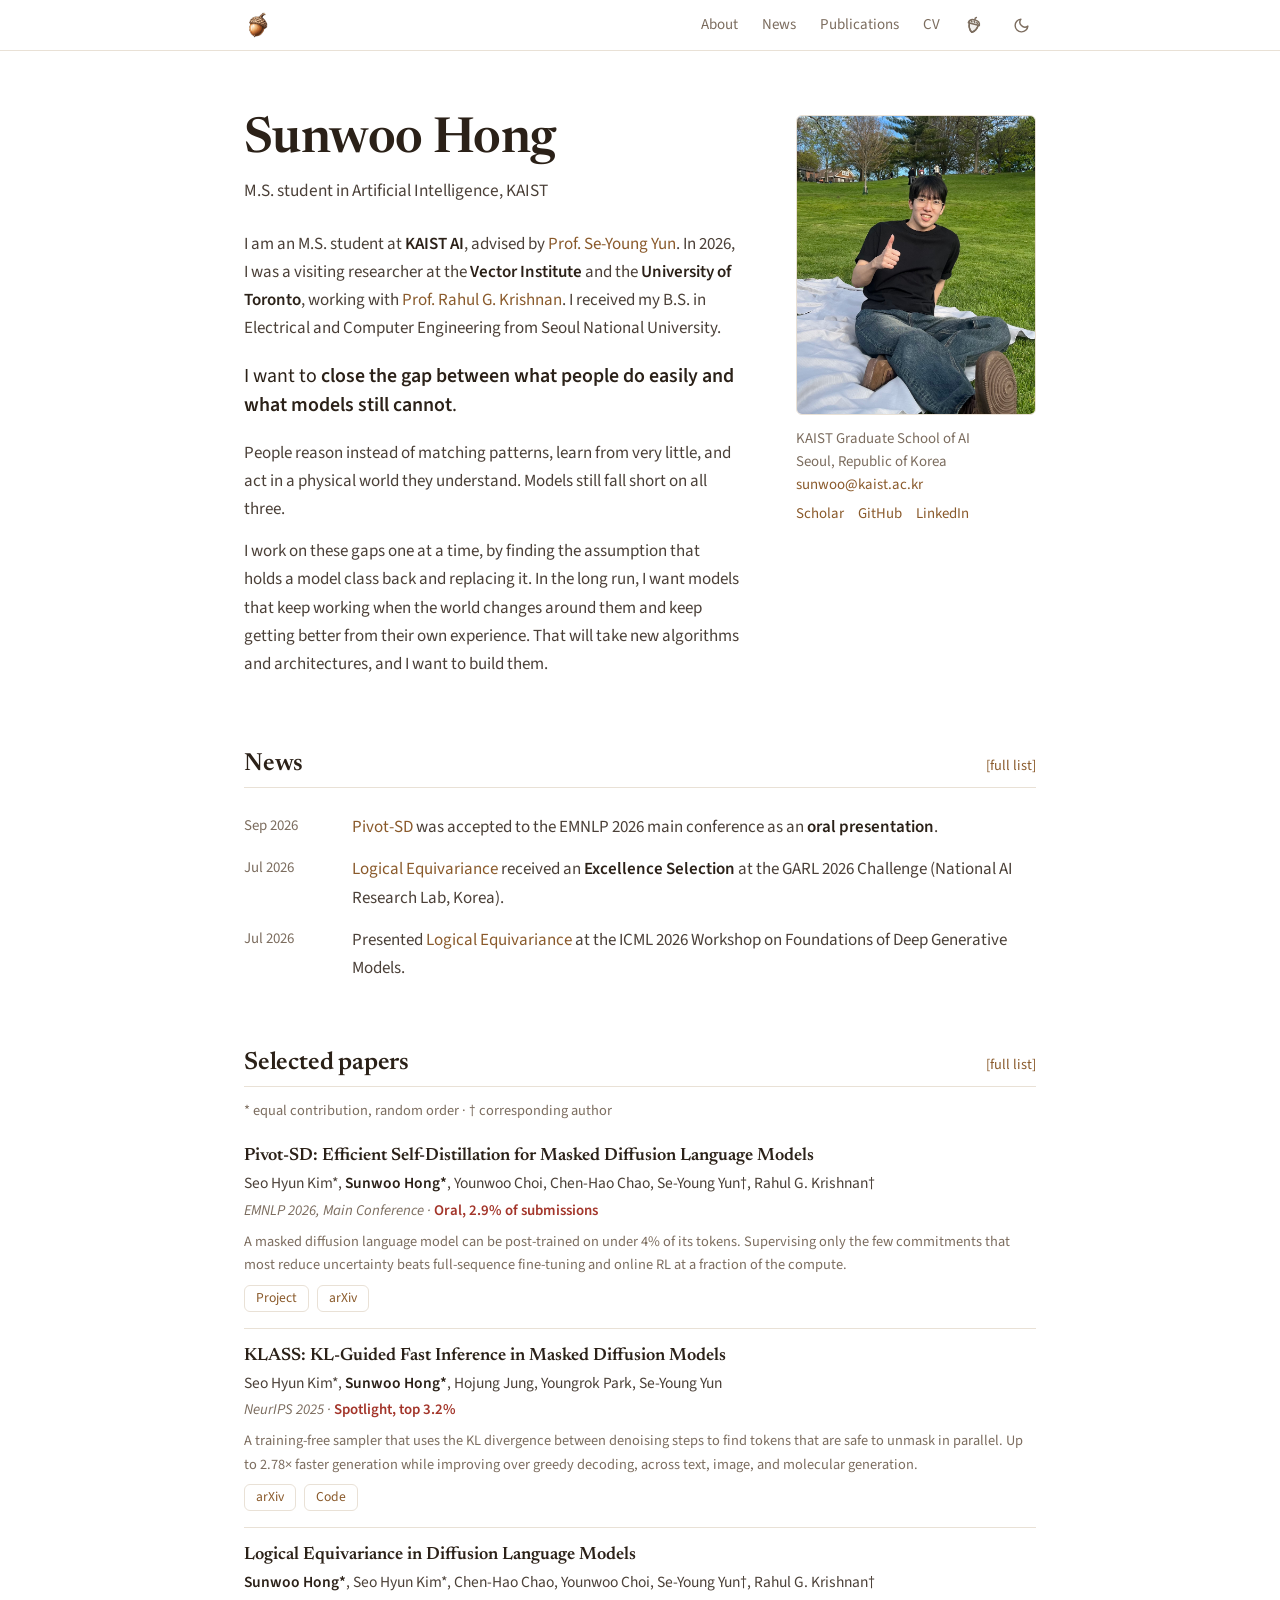
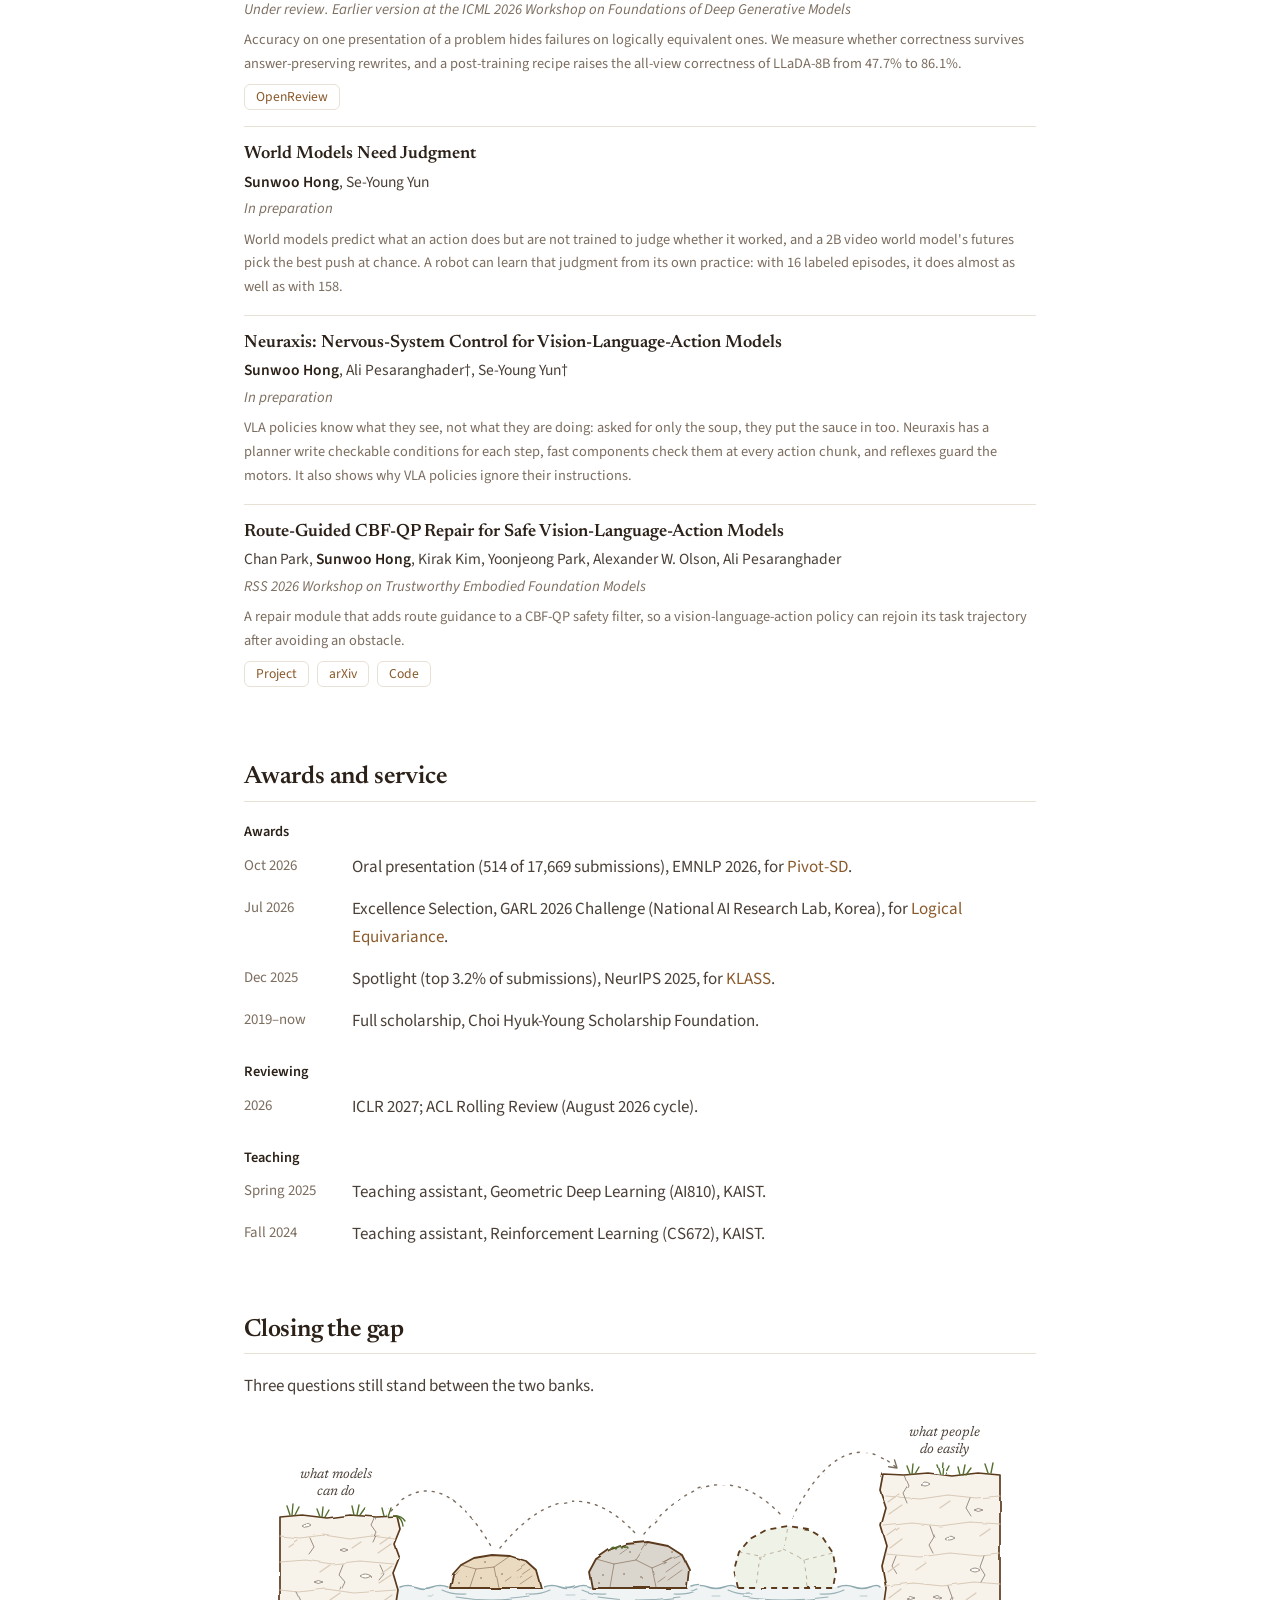
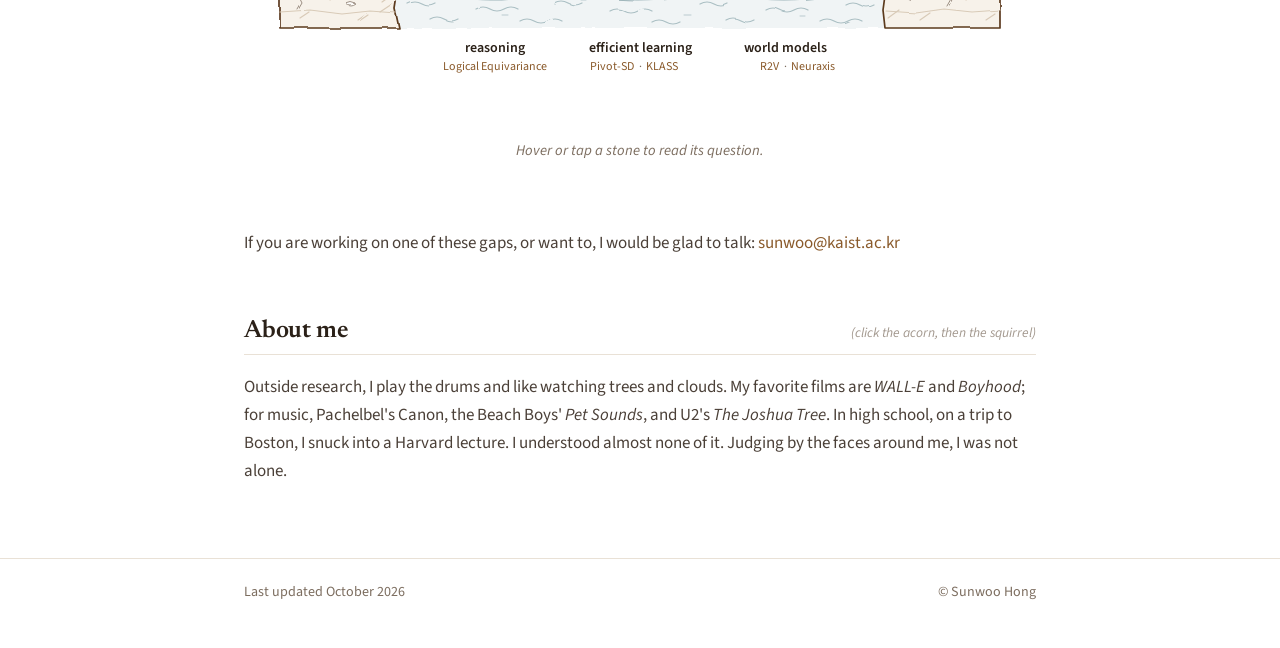
<file: index.html>
<!DOCTYPE html>
<html lang="en">
<head>
<meta charset="UTF-8" />
<meta name="viewport" content="width=device-width, initial-scale=1" />

<title>Sunwoo Hong</title>
<meta name="author" content="Sunwoo Hong" />
<meta name="description" content="M.S. student at KAIST AI. I work on what people do easily and models still cannot." />

<!-- 링크 미리보기 카드 (카카오톡, Slack, X, LinkedIn 등). 이미지는 같은 폴더의 og-image.png -->
<link rel="canonical" href="https://sunwoohong.github.io/" />
<meta property="og:type" content="website" />
<meta property="og:site_name" content="Sunwoo Hong" />
<meta property="og:title" content="Sunwoo Hong" />
<meta property="og:description" content="M.S. student at KAIST AI. I work on what people do easily and models still cannot." />
<meta property="og:url" content="https://sunwoohong.github.io/" />
<meta property="og:image" content="https://sunwoohong.github.io/og-image.png" />
<meta property="og:image:width" content="1200" />
<meta property="og:image:height" content="630" />
<meta property="og:image:alt" content="Sunwoo Hong, M.S. student in Artificial Intelligence at KAIST: closing the gap between what people do easily and what models still cannot. An illustrated acorn." />
<meta property="og:locale" content="en_US" />
<meta name="twitter:card" content="summary_large_image" />
<meta name="twitter:title" content="Sunwoo Hong" />
<meta name="twitter:description" content="M.S. student at KAIST AI. I work on what people do easily and models still cannot." />
<meta name="twitter:image" content="https://sunwoohong.github.io/og-image.png" />

<link rel="icon" type="image/png" href="favicon.png" />
<link rel="preconnect" href="https://fonts.googleapis.com" />
<link rel="preconnect" href="https://fonts.gstatic.com" crossorigin />
<link href="https://fonts.googleapis.com/css2?family=Newsreader:ital,opsz,wght@0,6..72,400;0,6..72,500;0,6..72,600;1,6..72,400&family=Source+Sans+3:ital,wght@0,400;0,600;1,400&display=swap" rel="stylesheet" />
<link rel="stylesheet" href="style.css?v=20261022b" />
<!-- 테마를 화면이 그려지기 전에 적용 (깜빡임 방지).
     직접 고른 테마가 있으면 그것을, 없으면 기기의 라이트/다크 설정을 따릅니다. -->
<script>(function(){var t=null;try{t=localStorage.getItem('theme');}catch(e){}if(t==='dark'||(t!=='light'&&window.matchMedia&&window.matchMedia('(prefers-color-scheme: dark)').matches))document.documentElement.setAttribute('data-theme','dark');})();</script>
</head>
<body>

<!-- ================= NAV ================= -->
<nav class="nav">
  <div class="nav-inner">
    <a href="#top" class="mark" aria-label="Sunwoo Hong, home">
      <img src="favicon.png" alt="" onerror="this.remove()" />
    </a>
    <div class="nav-links">
      <a href="#top">About</a>
      <a href="#news">News</a>
      <a href="#publications">Publications</a>
      <!-- CV: 컴파일한 PDF를 같은 폴더에 SunwooHong_CV.pdf 로 올리세요 -->
      <a href="SunwooHong_CV.pdf" target="_blank" rel="noopener">CV</a>
      <!-- A tiny, optional squirrel visitor. Shared behavior: acorn.js. -->
      <button type="button" class="acorn-toggle" id="acorn-toggle"
              aria-label="Let the squirrel take or return the acorn" aria-pressed="false"
              title="Let the squirrel take the acorn" data-acorn="home" hidden>
        <svg class="acorn-icon" viewBox="0 0 24 24" fill="none" stroke="currentColor"
             stroke-width="1.65" stroke-linecap="round" stroke-linejoin="round" aria-hidden="true">
        <g transform="rotate(14 12 12)">
          <path d="M6.8 10.4c.2 4.6 1.8 7.4 5.2 9.6 3.4-2.2 5-5 5.2-9.6" fill="currentColor" fill-opacity=".10"/>
          <path d="M6.8 10.4c.2 4.6 1.8 7.4 5.2 9.6 3.4-2.2 5-5 5.2-9.6"/>
          <path d="M5.5 10.4c.2-3.1 2.5-5 6.5-5s6.3 1.9 6.5 5H5.5Z" fill="currentColor" fill-opacity=".16"/>
          <path d="M12 5.4c-.5-1.4-.1-2.5 1-3.1M8.3 7.5l1 1M11.5 7.1l1 1M14.7 7.5l1 1"/>
        </g>
        </svg>
        <svg class="acorn-empty" viewBox="0 0 24 24" fill="none" stroke="currentColor"
             stroke-width="1.4" stroke-linecap="round" aria-hidden="true">
          <ellipse cx="12" cy="17" rx="6" ry="2.6" stroke-dasharray="1.4 3.1"/>
        </svg>
      </button>
      <button type="button" class="theme-toggle" id="theme-toggle" aria-label="Switch to dark theme">
        <svg class="icon-moon" viewBox="0 0 24 24" fill="none" stroke="currentColor" stroke-width="2" stroke-linecap="round" stroke-linejoin="round" aria-hidden="true"><path d="M21 12.8A9 9 0 1 1 11.2 3a7 7 0 0 0 9.8 9.8z"/></svg>
        <svg class="icon-sun" viewBox="0 0 24 24" fill="none" stroke="currentColor" stroke-width="2" stroke-linecap="round" stroke-linejoin="round" aria-hidden="true"><circle cx="12" cy="12" r="4"/><path d="M12 2v2M12 20v2M4.9 4.9l1.4 1.4M17.7 17.7l1.4 1.4M2 12h2M20 12h2M4.9 19.1l1.4-1.4M17.7 6.3l1.4-1.4"/></svg>
      </button>
    </div>
  </div>
</nav>

<!-- ================= TOP ================= -->
<header id="top" class="wrap top">
  <div class="top-head">
    <h1 class="name">Sunwoo Hong</h1>
    <p class="role">M.S. student in Artificial Intelligence, KAIST</p>
  </div>

  <aside class="top-side">
    <!-- 프로필 사진: bio.jpg (세로가 조금 긴 사진이 잘 맞습니다) -->
    <img class="portrait" src="bio.jpg" alt="Sunwoo Hong"
         onerror="this.replaceWith(Object.assign(document.createElement('div'),{className:'portrait portrait-empty',textContent:'SH'}))" />
    <div class="contact">
      <p>KAIST Graduate School of AI</p>
      <p>Seoul, Republic of Korea</p>
      <p><a href="mailto:sunwoo@kaist.ac.kr">sunwoo@kaist.ac.kr</a></p>
      <p class="links">
        <a href="https://scholar.google.com/citations?user=4PHESKoAAAAJ" target="_blank" rel="noopener">Scholar</a>
        <a href="https://github.com/SunwooHong" target="_blank" rel="noopener">GitHub</a>
        <a href="https://www.linkedin.com/in/sunwoo-hong/" target="_blank" rel="noopener">LinkedIn</a>
      </p>
    </div>
  </aside>


  <div class="top-bio">
    <p>
      I am an M.S. student at <strong>KAIST AI</strong>, advised by
      <a href="https://fbsqkd.github.io/" target="_blank" rel="noopener">Prof. Se-Young Yun</a>.
      In 2026, I was a visiting researcher at the <strong>Vector Institute</strong> and the
      <strong>University of Toronto</strong>, working with
      <a href="https://www.cs.toronto.edu/~rahulgk/" target="_blank" rel="noopener">Prof. Rahul G. Krishnan</a>.
      I received my B.S. in Electrical and Computer Engineering from Seoul National University.
    </p>
    <p class="vision">
      I want to <strong>close the gap between what people do easily and what models still
      cannot</strong>.
    </p>
    <p>
      People reason instead of matching patterns, learn from very little, and act in a physical
      world they understand. Models still fall short on all three.
    </p>
    <p>
      I work on these gaps one at a time, by finding the assumption that holds a model class back
      and replacing it. In the long run, I want models that keep working when the world changes
      around them and keep getting better from their own experience. That will take new algorithms
      and architectures, and I want to build them.
    </p>
  </div>
</header>

<!-- ================= NEWS (최근 3개만. 전체는 news.html) ================= -->
<section id="news">
  <div class="wrap">
    <h2>News <a href="news.html">[full list]</a></h2>
    <ul class="news">
      <li>
        <time>Sep 2026</time>
        <div><a href="#pivot-sd">Pivot-SD</a> was accepted to the EMNLP 2026 main conference as an <strong>oral presentation</strong>.</div>
      </li>
      <li>
        <time>Jul 2026</time>
        <div><a href="#logical-equivariance">Logical Equivariance</a> received an <strong>Excellence Selection</strong> at the GARL 2026 Challenge (National AI Research Lab, Korea).</div>
      </li>
      <li>
        <time>Jul 2026</time>
        <div>Presented <a href="#logical-equivariance">Logical Equivariance</a> at the ICML 2026 Workshop on Foundations of Deep Generative Models.</div>
      </li>
    </ul>
  </div>
</section>

<!-- ================= PUBLICATIONS (전체는 publications.html) ================= -->
<section id="publications">
  <div class="wrap">
    <h2>Selected papers <a href="publications.html">[full list]</a></h2>
    <p class="pub-legend">* equal contribution, random order · † corresponding author</p>
    <!-- ↓ 논문 하나(article) 복사해서 개수를 늘리세요. 수상은 venue 뒤 <span class="tag"> -->

    <article class="pub" id="pivot-sd">
      <h3 class="pub-title">Pivot-SD: Efficient Self-Distillation for Masked Diffusion Language Models</h3>
      <p class="pub-authors">Seo Hyun Kim*, <span class="me">Sunwoo Hong*</span>, Younwoo Choi, Chen-Hao Chao, Se-Young Yun†, Rahul G. Krishnan†</p>
      <p class="pub-venue">EMNLP 2026, Main Conference · <span class="tag">Oral, 2.9% of submissions</span></p>
      <p class="pub-desc">A masked diffusion language model can be post-trained on under 4% of its tokens. Supervising only the few commitments that most reduce uncertainty beats full-sequence fine-tuning and online RL at a fraction of the compute.</p>
      <div class="pub-links">
        <a href="pivot-sd/">Project</a>
        <a href="https://arxiv.org/abs/2610.03665" target="_blank" rel="noopener">arXiv</a>
      </div>
    </article>

    <article class="pub" id="klass">
      <h3 class="pub-title">KLASS: KL-Guided Fast Inference in Masked Diffusion Models</h3>
      <p class="pub-authors">Seo Hyun Kim*, <span class="me">Sunwoo Hong*</span>, Hojung Jung, Youngrok Park, Se-Young Yun</p>
      <p class="pub-venue">NeurIPS 2025 · <span class="tag">Spotlight, top 3.2%</span></p>
      <p class="pub-desc">A training-free sampler that uses the KL divergence between denoising steps to find tokens that are safe to unmask in parallel. Up to 2.78× faster generation while improving over greedy decoding, across text, image, and molecular generation.</p>
      <div class="pub-links">
        <a href="https://arxiv.org/abs/2511.05664" target="_blank" rel="noopener">arXiv</a>
        <a href="https://github.com/shkim0116/KLASS" target="_blank" rel="noopener">Code</a>
      </div>
    </article>

    <article class="pub" id="logical-equivariance">
      <h3 class="pub-title">Logical Equivariance in Diffusion Language Models</h3>
      <p class="pub-authors"><span class="me">Sunwoo Hong*</span>, Seo Hyun Kim*, Chen-Hao Chao, Younwoo Choi, Se-Young Yun†, Rahul G. Krishnan†</p>
      <p class="pub-venue">Under review. Earlier version at the ICML 2026 Workshop on Foundations of Deep Generative Models</p>
      <p class="pub-desc">Accuracy on one presentation of a problem hides failures on logically equivalent ones. We measure whether correctness survives answer-preserving rewrites, and a post-training recipe raises the all-view correctness of LLaDA-8B from 47.7% to 86.1%.</p>
      <div class="pub-links">
        <a href="https://openreview.net/pdf?id=BC3jb6452Y" target="_blank" rel="noopener">OpenReview</a>
      </div>
    </article>

    <article class="pub" id="r2v">
      <h3 class="pub-title">World Models Need Judgment</h3>
      <p class="pub-authors"><span class="me">Sunwoo Hong</span>, Se-Young Yun</p>
      <p class="pub-venue">In preparation</p>
      <p class="pub-desc">World models predict what an action does but are not trained to judge whether it worked, and a 2B video world model's futures pick the best push at chance. A robot can learn that judgment from its own practice: with 16 labeled episodes, it does almost as well as with 158.</p>
    </article>

    <article class="pub" id="neuraxis">
      <h3 class="pub-title">Neuraxis: Nervous-System Control for Vision-Language-Action Models</h3>
      <p class="pub-authors"><span class="me">Sunwoo Hong</span>, Ali Pesaranghader†, Se-Young Yun†</p>
      <p class="pub-venue">In preparation</p>
      <p class="pub-desc">VLA policies know what they see, not what they are doing: asked for only the soup, they put the sauce in too. Neuraxis has a planner write checkable conditions for each step, fast components check them at every action chunk, and reflexes guard the motors. It also shows why VLA policies ignore their instructions.</p>
    </article>

    <article class="pub" id="route-guided">
      <h3 class="pub-title">Route-Guided CBF-QP Repair for Safe Vision-Language-Action Models</h3>
      <p class="pub-authors">Chan Park, <span class="me">Sunwoo Hong</span>, Kirak Kim, Yoonjeong Park, Alexander W. Olson, Ali Pesaranghader</p>
      <p class="pub-venue">RSS 2026 Workshop on Trustworthy Embodied Foundation Models</p>
      <p class="pub-desc">A repair module that adds route guidance to a CBF-QP safety filter, so a vision-language-action policy can rejoin its task trajectory after avoiding an obstacle.</p>
      <div class="pub-links">
        <a href="https://ckck12.github.io/Route-Guied-CBF-QP/" target="_blank" rel="noopener">Project</a>
        <a href="https://arxiv.org/abs/2611.01713" target="_blank" rel="noopener">arXiv</a>
        <a href="https://github.com/Ckck12/Route-Guied-CBF-QP" target="_blank" rel="noopener">Code</a>
      </div>
    </article>

  </div>
</section>

<!-- ================= AWARDS & SERVICE ================= -->
<section id="awards">
  <div class="wrap">
    <h2>Awards and service</h2>

    <h3 class="list-group">Awards</h3>
    <ul class="news">
      <li>
        <time>Oct 2026</time>
        <div>Oral presentation (514 of 17,669 submissions), EMNLP 2026, for <a href="#pivot-sd">Pivot-SD</a>.</div>
      </li>
      <li>
        <time>Jul 2026</time>
        <div>Excellence Selection, GARL 2026 Challenge (National AI Research Lab, Korea), for <a href="#logical-equivariance">Logical Equivariance</a>.</div>
      </li>
      <li>
        <time>Dec 2025</time>
        <div>Spotlight (top 3.2% of submissions), NeurIPS 2025, for <a href="#klass">KLASS</a>.</div>
      </li>
      <li>
        <time>2019–now</time>
        <div>Full scholarship, Choi Hyuk-Young Scholarship Foundation.</div>
      </li>
    </ul>

    <h3 class="list-group">Reviewing</h3>
    <ul class="news">
      <li>
        <time>2026</time>
        <div>ICLR 2027; ACL Rolling Review (August 2026 cycle).</div>
      </li>
    </ul>

    <h3 class="list-group">Teaching</h3>
    <ul class="news">
      <li>
        <time>Spring 2025</time>
        <div>Teaching assistant, Geometric Deep Learning (AI810), KAIST.</div>
      </li>
      <li>
        <time>Fall 2024</time>
        <div>Teaching assistant, Reinforcement Learning (CS672), KAIST.</div>
      </li>
    </ul>
  </div>
</section>

<!-- ================= CLOSING THE GAP =================
     소개글의 "close the gap"을 그림으로 옮긴 것: 강과 두 기슭, 그 사이의 디딤돌 셋.
     돌에 마우스를 올리면(또는 누르면) 그 돌의 질문이 뜨고, 돌 아래 논문 이름을 누르면 위쪽 카드로 갑니다.
     점선 돌은 지금 놓는 중입니다. -->
<section id="contact">
  <div class="wrap">
    <h2>Closing the gap</h2>
    <p class="gap-lead">Three questions still stand between the two banks.</p>
    <figure class="gap-map">
      <svg viewBox="0 40 720 276" role="img"
           aria-label="A river between two banks: what models can do, and what people do easily. Three stepping stones cross it: reasoning, efficient learning, and world models. The third stone is still being laid.">
        <defs>
          <!-- 손으로 그린 듯한 떨림 -->
          <filter id="gm-rough" x="-5%" y="-5%" width="110%" height="110%">
            <feTurbulence type="fractalNoise" baseFrequency="0.04" numOctaves="2" seed="7" result="n"/>
            <feDisplacementMap in="SourceGraphic" in2="n" scale="3"/>
          </filter>
        </defs>
        <g filter="url(#gm-rough)">
          <!-- 물 -->
          <path class="gm-pool" d="M116 221 L604 221 L604 262 L116 262 Z"/>
          <!-- 왼쪽 기슭 -->
          <path class="gm-bank" d="M0 151 L22 149 L47 152 L70 149 L96 151 L117 150 L120 163 L114 178 L119 192 L113 207 L118 224 L115 243 L119 262 L0 262 Z"/>
          <path class="gm-strata" d="M0 170 L20 172 L44 169 L70 173 L92 170 L115 173 M0 196 L26 194 L52 198 L80 195 L114 198 M0 224 L18 226 L46 223 L74 227 L116 224 M0 246 L30 244 L62 248 L90 245 L116 247"/>
          <path class="gm-crack" d="M96 151 L92 160 L97 167 L93 176 M30 172 L34 181 L29 188 M62 198 L58 208 L64 215 L60 223 M100 199 L104 208 L99 214 M16 226 L21 236 L17 243"/>
          <path class="gm-hatch" d="M100 178 l10 -7 M98 187 l13 -9 M101 208 l11 -8 M99 217 l12 -8 M102 236 l10 -7 M100 246 l12 -8 M8 180 l9 -6 M40 206 l10 -7 M72 182 l9 -6 M50 234 l10 -7 M20 252 l9 -6 M78 254 l9 -6"/>
          <path class="gm-pebble" d="M22 160 q5 -4 10 0 q-5 4 -10 0 Z M60 184 q4 -3 8 0 q-4 3 -8 0 Z M80 210 q5 -4 11 0 q-6 4 -11 0 Z M34 216 q4 -3 9 0 q-5 3 -9 0 Z M66 238 q5 -3 10 0 q-5 4 -10 0 Z"/>
          <path class="gm-grass" d="M10 149 l-3 -9 M12 149 l1 -11 M15 149 l4 -8 M40 151 l-3 -8 M42 151 l1 -10 M45 151 l4 -7 M74 149 l-2 -9 M77 149 l2 -10 M80 149 l5 -7 M104 150 l-2 -8 M107 150 l3 -9 M116 150 q6 2 7 10 M113 150 q8 -1 12 5"/>
          <!-- 오른쪽 기슭 -->
          <path class="gm-bank" d="M720 109 L698 107 L672 110 L648 107 L624 109 L603 108 L600 124 L606 142 L601 160 L607 180 L602 200 L606 222 L603 244 L605 262 L720 262 Z"/>
          <path class="gm-strata" d="M720 130 L696 132 L668 129 L640 133 L606 130 M720 158 L690 156 L660 160 L632 157 L604 160 M720 188 L700 190 L670 187 L640 191 L606 188 M720 218 L694 216 L662 220 L634 217 L605 220 M720 244 L692 246 L664 243 L636 247 L606 245"/>
          <path class="gm-crack" d="M624 109 L628 119 L623 127 L627 137 M690 132 L686 142 L691 150 M650 160 L654 171 L649 179 L653 187 M616 190 L612 200 L617 208 M704 190 L700 201 L705 209 L701 216 M668 220 L672 231 L667 240"/>
          <path class="gm-hatch" d="M608 136 l11 -8 M609 148 l13 -9 M608 170 l11 -8 M610 182 l12 -9 M608 206 l11 -8 M609 232 l12 -9 M608 252 l11 -8 M660 142 l10 -7 M700 170 l10 -7 M636 204 l10 -7 M686 234 l10 -7 M640 254 l10 -7 M706 254 l9 -6"/>
          <path class="gm-pebble" d="M640 118 q5 -4 10 0 q-5 4 -10 0 Z M694 144 q4 -3 9 0 q-5 3 -9 0 Z M664 172 q5 -4 11 0 q-6 4 -11 0 Z M626 232 q4 -3 9 0 q-5 3 -9 0 Z M690 204 q5 -4 10 0 q-5 4 -10 0 Z M654 232 q4 -3 8 0 q-4 3 -8 0 Z"/>
          <path class="gm-grass" d="M630 108 l-3 -8 M632 108 l1 -10 M635 108 l4 -7 M660 108 l-3 -9 M662 108 l1 -11 M665 108 l4 -8 M680 109 l-2 -8 M683 109 l2 -10 M686 109 l5 -7 M708 107 l-3 -9 M711 107 l2 -10"/>
          <!-- 디딤돌 셋: 돌마다 색이 조금 다르고, 마지막 돌은 아직 놓는 중이라 점선 -->
          <g class="gm-stone" data-stone="reasoning">
            <path class="gm-rock gm-rock-1" d="M170 222 L173 208 L181 199 L194 192 L212 189 L230 190 L246 195 L256 204 L261 222 Z"/>
            <path class="gm-facet" d="M181 199 L196 203 L214 201 L230 190 M214 201 L218 221 M196 203 L190 221"/>
            <path class="gm-shade" d="M236 204 l9 -6 M238 211 l12 -8 M240 218 l12 -8 M224 216 l7 -5"/>
            <path class="gm-speck" d="M186 210 h.1 M201 212 h.1 M205 196 h.1 M222 208 h.1 M178 216 h.1"/>
          </g>
          <g class="gm-stone" data-stone="efficient-learning">
            <path class="gm-rock gm-rock-2" d="M312 222 L309 206 L316 193 L329 184 L346 178 L368 176 L388 180 L402 189 L409 203 L407 222 Z"/>
            <path class="gm-facet" d="M316 193 L334 198 L356 194 L368 176 M356 194 L372 202 L402 189 M372 202 L376 221 M334 198 L330 221"/>
            <path class="gm-shade" d="M384 198 l10 -7 M386 206 l14 -10 M388 214 l14 -10 M378 216 l7 -5 M340 188 l7 -5"/>
            <path class="gm-speck" d="M322 208 h.1 M344 208 h.1 M350 186 h.1 M362 212 h.1 M392 186 h.1 M318 216 h.1"/>
            <path class="gm-moss" d="M330 184 q3 -5 6 -1 q3 -5 6 -1 q3 -4 6 0"/>
          </g>
          <g class="gm-stone gm-stone-next" data-stone="world-models">
            <path class="gm-rock gm-rock-3" d="M458 222 L454 204 L459 186 L470 173 L486 164 L508 160 L528 163 L543 172 L553 187 L556 205 L553 222 Z"/>
            <path class="gm-facet" d="M459 186 L480 190 L504 184 L508 160 M504 184 L524 194 L553 187 M524 194 L528 221 M480 190 L476 221"/>
          </g>
          <!-- 물결: 수면, 돌 주위의 잔물결, 깊은 물결 -->
          <path class="gm-water" d="M120 221 q8 -3 16 0 t16 0 t16 0 M264 221 q8 -3 16 0 t16 0 t14 0 M412 221 q8 -3 16 0 t16 0 t12 0 M558 221 q8 -3 16 0 t16 0 t10 0"/>
          <path class="gm-ripple" d="M162 224 q10 5 24 4 M246 228 q14 1 24 -4 M176 231 q34 6 74 0 M302 224 q10 5 24 4 M394 228 q14 1 24 -4 M318 231 q38 6 82 0 M448 224 q10 5 24 4 M540 228 q14 1 24 -4 M464 231 q38 6 84 0"/>
          <path class="gm-water gm-deep" d="M128 238 q7 -4 14 0 t14 0 M196 243 q7 -4 14 0 t14 0 t14 0 M274 237 q7 -4 14 0 t14 0 M330 245 q7 -4 14 0 t14 0 t14 0 M420 238 q7 -4 14 0 t14 0 M486 244 q7 -4 14 0 t14 0 t14 0 M566 239 q7 -4 14 0 t14 0 M150 253 q7 -4 14 0 t14 0 M240 255 q7 -4 14 0 t14 0 t14 0 M372 256 q7 -4 14 0 t14 0 M446 254 q7 -4 14 0 t14 0 M540 255 q7 -4 14 0 t14 0 t14 0"/>
          <path class="gm-glint" d="M286 229 h9 M300 233 h5 M432 230 h8 M148 230 h6 M580 230 h7 M222 249 h6 M404 249 h7 M520 250 h5"/>
          <!-- 건너가는 길 -->
          <path class="gm-route" d="M110 144 Q160 92 212 182 M220 182 Q290 96 356 168 M364 168 Q436 78 504 152 M512 152 Q562 54 617 102"/>
        </g>
        <!-- 도착 화살촉: 떨림 필터 밖에 두어 모양이 흐트러지지 않게, 호의 끝 방향에 맞춤 -->
        <path class="gm-arrow" d="M614.5 93.9 L617 102 L608.6 100.7"/>
        <!-- 이름표 -->
        <text class="gm-side" x="56" y="112" text-anchor="middle">what models</text>
        <text class="gm-side" x="56" y="129" text-anchor="middle">can do</text>
        <text class="gm-side" x="664" y="70" text-anchor="middle">what people</text>
        <text class="gm-side" x="664" y="87" text-anchor="middle">do easily</text>
        <g class="gm-label" data-stone="reasoning">
          <text class="gm-axis" x="215" y="286" text-anchor="middle">reasoning</text>
          <a href="#logical-equivariance" data-card="logical-equivariance"><text class="gm-paper" x="215" y="304" text-anchor="middle">Logical Equivariance</text></a>
        </g>
        <g class="gm-label" data-stone="efficient-learning">
          <text class="gm-axis gm-axis-mid" x="360" y="286" text-anchor="middle">efficient learning</text>
          <a href="#pivot-sd" data-card="pivot-sd"><text class="gm-paper" x="354" y="304" text-anchor="end">Pivot-SD</text></a>
          <text class="gm-paper gm-sep" x="360" y="304" text-anchor="middle">·</text>
          <a href="#klass" data-card="klass"><text class="gm-paper" x="366" y="304">KLASS</text></a>
        </g>
        <g class="gm-label" data-stone="world-models">
          <text class="gm-axis" x="505" y="286" text-anchor="middle">world models</text>
          <a href="#r2v" data-card="r2v"><text class="gm-paper" x="499" y="304" text-anchor="end">R2V</text></a>
          <text class="gm-paper gm-sep" x="505" y="304" text-anchor="middle">·</text>
          <a href="#neuraxis" data-card="neuraxis"><text class="gm-paper" x="511" y="304">Neuraxis</text></a>
        </g>
      </svg>
      <!-- 돌에 마우스를 올리면(또는 누르면) 안내 문구 자리에 그 돌의 질문이 나타납니다 -->
      <div class="gap-notes">
        <p class="gap-hint">Hover or tap a stone to read its question.</p>
      <div class="gap-note" data-stone="reasoning">
        <p class="gs-q">Where does pattern matching end and reasoning begin?</p>
        <p class="gs-a">Pattern matching is right near what a model has seen. Reasoning is using the
          structure underneath to be right where it has never been.</p>
        <p class="gs-tags">So far: <a href="#logical-equivariance">Logical Equivariance</a></p>
      </div>
      <div class="gap-note" data-stone="efficient-learning">
        <p class="gs-q">Why do models need so much more than people do?</p>
        <p class="gs-a">Scale works, but every gain asks for more data than the last. People learn a new
          skill from a handful of examples; models have to learn more from less.</p>
        <p class="gs-tags">So far: <a href="#pivot-sd">Pivot-SD</a> · <a href="#klass">KLASS</a></p>
      </div>
      <div class="gap-note" data-stone="world-models">
        <p class="gs-q">What does it take to understand the physical world?</p>
        <p class="gs-a">More than predicting the next frame. A person knows where things are when they
          are out of sight, sees at once whether an action worked, and gets better with every attempt.
          A model that understands the world should do the same, and show it in what it can do.</p>
        <p class="gs-tags">So far: <a href="#r2v">R2V</a> · <a href="#neuraxis">Neuraxis</a></p>
      </div>
      </div>
    </figure>
    <p class="gap-invite">If you are working on one of these gaps, or want to, I would be glad to talk:
      <a href="mailto:sunwoo@kaist.ac.kr">sunwoo@kaist.ac.kr</a></p>
  </div>
</section>

<!-- ================= ABOUT ME ================= -->
<section id="about-me">
  <div class="wrap">
    <!-- 오른쪽의 옅은 안내는 상단 메뉴의 도토리 버튼이 켜져 있을 때만 나타납니다 -->
    <h2><span class="h2-title">About me</span> <span class="h2-note" id="acorn-note" hidden>(click the acorn, then the squirrel)</span></h2>
    <p>Outside research, I play the drums and like watching trees and clouds. My favorite films are <em>WALL-E</em> and
      <em>Boyhood</em>; for music, Pachelbel's Canon, the Beach Boys' <em>Pet Sounds</em>, and U2's <em>The Joshua Tree</em>.
      In high school, on a trip to Boston, I snuck into a Harvard lecture. I understood almost none of it.
      Judging by the faces around me, I was not alone.</p>
  </div>
</section>

<!-- ================= FOOTER ================= -->
<footer>
  <div class="wrap">
    <span>Last updated October 2026</span>
    <span>© Sunwoo Hong</span>
  </div>
</footer>

<!-- 테마 전환: 버튼으로 고른 테마는 브라우저에 저장되어 다음 방문과 다른 페이지에도 유지됩니다.
     아직 고른 적이 없으면 기기 설정을 따르고, 기기 설정이 바뀌면 바로 따라 바뀝니다. -->
<script>
(function () {
  var root = document.documentElement, btn = document.getElementById('theme-toggle');
  if (!btn) return;
  var system = window.matchMedia ? window.matchMedia('(prefers-color-scheme: dark)') : null;
  function isDark() { return root.getAttribute('data-theme') === 'dark'; }
  function chosen() { try { return localStorage.getItem('theme'); } catch (e) { return null; } }
  function apply(dark) { if (dark) root.setAttribute('data-theme', 'dark'); else root.removeAttribute('data-theme'); label(); }
  function label() { btn.setAttribute('aria-label', isDark() ? 'Switch to light theme' : 'Switch to dark theme'); }
  btn.addEventListener('click', function () {
    var next = isDark() ? 'light' : 'dark';
    apply(next === 'dark');
    try { localStorage.setItem('theme', next); } catch (e) {}
  });
  if (system) {
    var follow = function (event) { if (!chosen()) apply(event.matches); };
    if (system.addEventListener) system.addEventListener('change', follow);
    else if (system.addListener) system.addListener(follow);
  }
  label();
})();
</script>

<!-- 맨 위로: 왼쪽 위 아이콘이나 About을 눌러도 주소에 #top이 남지 않게 합니다.
     다른 페이지에서 index.html#top으로 들어와도 주소를 깔끔하게 정리합니다. -->
<script>
(function () {
  function cleanAddress() {
    var path = location.pathname;
    // 실제 사이트에서는 /index.html 대신 / 로 보여 줍니다 (로컬 파일에서는 그대로).
    if (/^https?:$/.test(location.protocol)) path = path.replace(/index\.html$/, '');
    try { history.replaceState(history.state, '', path + location.search); } catch (e) {}
  }
  function toTop(smooth) {
    var reduce = window.matchMedia && window.matchMedia('(prefers-reduced-motion: reduce)').matches;
    window.scrollTo({ top: 0, behavior: smooth && !reduce ? 'smooth' : 'auto' });
  }
  document.addEventListener('click', function (event) {
    var link = event.target.closest && event.target.closest('a[href="#top"]');
    if (!link || event.defaultPrevented || event.button !== 0 ||
        event.metaKey || event.ctrlKey || event.shiftKey || event.altKey) return;
    event.preventDefault();
    toTop(true);
    if (location.hash) cleanAddress();
  });
  if (location.hash === '#top') { cleanAddress(); toTop(false); }
})();
</script>

<!-- 간극의 디딤돌: 돌(또는 그 이름표)에 마우스를 올리거나 누르면 그 돌의 질문이 뜨고,
     논문 이름에 올리면 위쪽 카드도 표시됩니다 -->
<script>
(function () {
  var map = document.querySelector('.gap-map');
  if (!map) return;
  function parts(name) { return map.querySelectorAll('[data-stone="' + name + '"]'); }
  var notes = map.querySelector('.gap-notes');
  /* 설명이 하나라도 보이는 동안에는 안내 문구를 숨깁니다 */
  function sync() { if (notes) notes.classList.toggle('has-active', !!notes.querySelector('.is-lit, .is-open')); }
  function set(name, cls, on) { parts(name).forEach(function (el) { el.classList.toggle(cls, on); }); sync(); }
  var triggers = map.querySelectorAll('.gm-stone[data-stone], .gm-label[data-stone]');
  triggers.forEach(function (el) {
    var name = el.getAttribute('data-stone');
    el.addEventListener('mouseenter', function () { set(name, 'is-lit', true); });
    el.addEventListener('mouseleave', function () { set(name, 'is-lit', false); });
    el.addEventListener('focusin', function () { set(name, 'is-lit', true); });
    el.addEventListener('focusout', function () { set(name, 'is-lit', false); });
    /* 누르면 고정, 다시 누르면 닫힘 (터치 화면용). 논문 링크를 누를 때는 건드리지 않습니다. */
    el.addEventListener('click', function (event) {
      if (event.target.closest && event.target.closest('a')) return;
      var open = !el.classList.contains('is-open');
      map.querySelectorAll('.is-open').forEach(function (other) { other.classList.remove('is-open'); });
      set(name, 'is-open', open);
      sync();
    });
  });
  map.querySelectorAll('a[data-card]').forEach(function (link) {
    var card = document.getElementById(link.getAttribute('data-card'));
    if (!card) return;
    function on() { card.classList.add('is-pointed'); }
    function off() { card.classList.remove('is-pointed'); }
    link.addEventListener('mouseenter', on); link.addEventListener('mouseleave', off);
    link.addEventListener('focus', on); link.addEventListener('blur', off);
  });
})();
</script>

<!-- About me 옆 안내: 도토리 버튼이 실제로 켜진 경우에만 보여 줍니다 -->
<script>
window.addEventListener('load', function () {
  var note = document.getElementById('acorn-note'), acorn = document.getElementById('acorn-toggle');
  function show() { if (note && acorn && !acorn.hidden) note.hidden = false; }
  show(); setTimeout(show, 800);
});
</script>

<!-- No external animation libraries or image assets required. -->
<script src="acorn.js" defer></script>
</body>
</html>
</file>
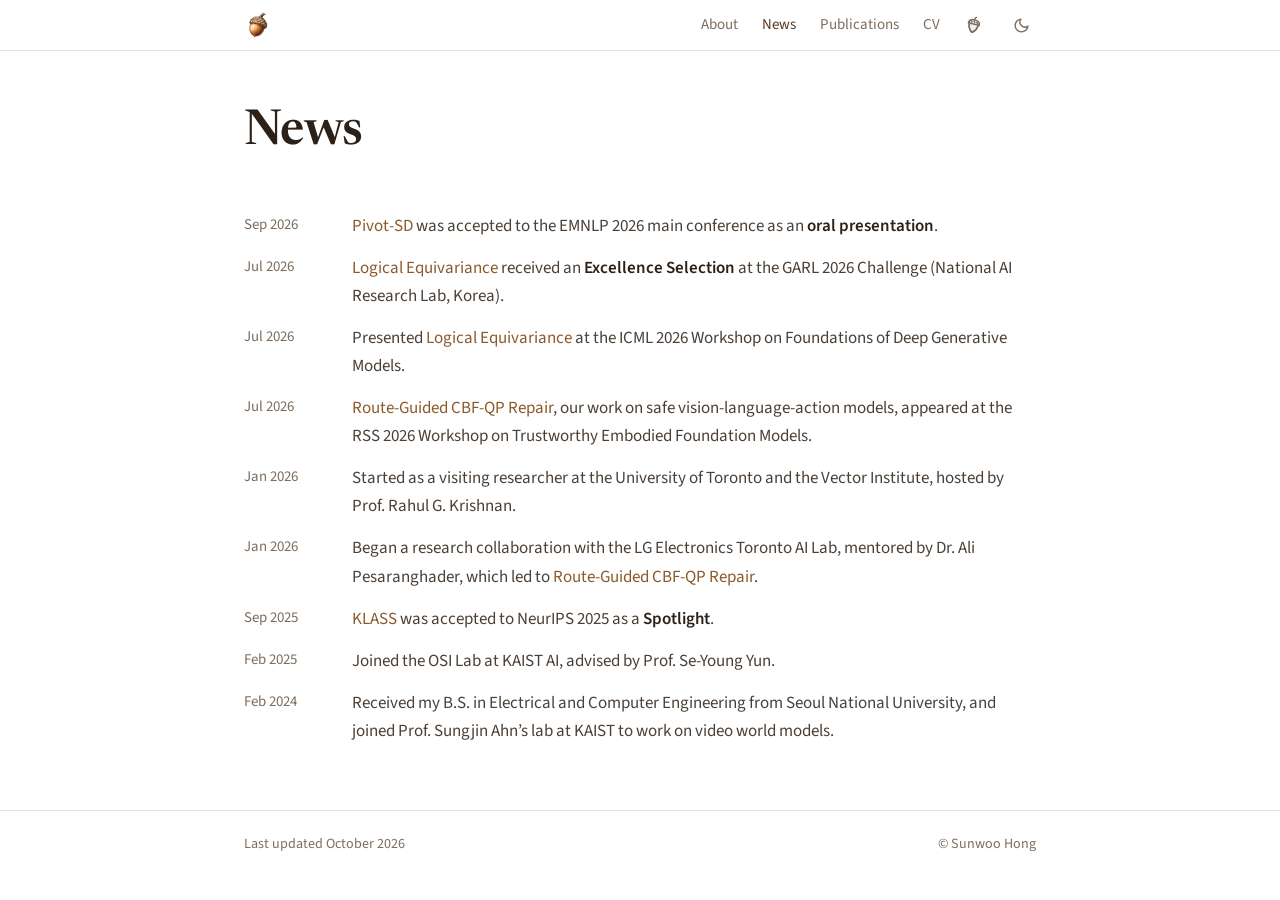
<file: news.html>
<!DOCTYPE html>
<html lang="en">
<head>
<meta charset="UTF-8" />
<meta name="viewport" content="width=device-width, initial-scale=1" />

<title>News — Sunwoo Hong</title>
<meta name="author" content="Sunwoo Hong" />
<meta name="description" content="News from Sunwoo Hong." />

<!-- 링크 미리보기 카드 (카카오톡, Slack, X, LinkedIn 등). 이미지는 같은 폴더의 og-image.png -->
<link rel="canonical" href="https://sunwoohong.github.io/news.html" />
<meta property="og:type" content="website" />
<meta property="og:site_name" content="Sunwoo Hong" />
<meta property="og:title" content="News — Sunwoo Hong" />
<meta property="og:description" content="News from Sunwoo Hong." />
<meta property="og:url" content="https://sunwoohong.github.io/news.html" />
<meta property="og:image" content="https://sunwoohong.github.io/og-image.png" />
<meta property="og:image:width" content="1200" />
<meta property="og:image:height" content="630" />
<meta property="og:image:alt" content="Sunwoo Hong, M.S. student in Artificial Intelligence at KAIST: closing the gap between what people do easily and what models still cannot. An illustrated acorn." />
<meta property="og:locale" content="en_US" />
<meta name="twitter:card" content="summary_large_image" />
<meta name="twitter:title" content="News — Sunwoo Hong" />
<meta name="twitter:description" content="News from Sunwoo Hong." />
<meta name="twitter:image" content="https://sunwoohong.github.io/og-image.png" />

<link rel="icon" type="image/png" href="favicon.png" />
<link rel="preconnect" href="https://fonts.googleapis.com" />
<link rel="preconnect" href="https://fonts.gstatic.com" crossorigin />
<link href="https://fonts.googleapis.com/css2?family=Newsreader:ital,opsz,wght@0,6..72,400;0,6..72,500;0,6..72,600;1,6..72,400&family=Source+Sans+3:ital,wght@0,400;0,600;1,400&display=swap" rel="stylesheet" />
<link rel="stylesheet" href="style.css?v=20261022b" />
<!-- 테마를 화면이 그려지기 전에 적용 (깜빡임 방지).
     직접 고른 테마가 있으면 그것을, 없으면 기기의 라이트/다크 설정을 따릅니다. -->
<script>(function(){var t=null;try{t=localStorage.getItem('theme');}catch(e){}if(t==='dark'||(t!=='light'&&window.matchMedia&&window.matchMedia('(prefers-color-scheme: dark)').matches))document.documentElement.setAttribute('data-theme','dark');})();</script>
</head>
<body>

<!-- ================= NAV ================= -->
<nav class="nav">
  <div class="nav-inner">
    <a href="index.html#top" class="mark" aria-label="Sunwoo Hong, home">
      <img src="favicon.png" alt="" onerror="this.remove()" />
    </a>
    <div class="nav-links">
      <a href="index.html#top">About</a>
      <a href="index.html#news" aria-current="page">News</a>
      <a href="index.html#publications">Publications</a>
      <!-- CV: 컴파일한 PDF를 같은 폴더에 SunwooHong_CV.pdf 로 올리세요 -->
      <a href="SunwooHong_CV.pdf" target="_blank" rel="noopener">CV</a>
      <!-- A tiny, optional squirrel visitor. Shared behavior: acorn.js. -->
      <button type="button" class="acorn-toggle" id="acorn-toggle"
              aria-label="Let the squirrel take or return the acorn" aria-pressed="false"
              title="Let the squirrel take the acorn" data-acorn="home" hidden>
        <svg class="acorn-icon" viewBox="0 0 24 24" fill="none" stroke="currentColor"
             stroke-width="1.65" stroke-linecap="round" stroke-linejoin="round" aria-hidden="true">
        <g transform="rotate(14 12 12)">
          <path d="M6.8 10.4c.2 4.6 1.8 7.4 5.2 9.6 3.4-2.2 5-5 5.2-9.6" fill="currentColor" fill-opacity=".10"/>
          <path d="M6.8 10.4c.2 4.6 1.8 7.4 5.2 9.6 3.4-2.2 5-5 5.2-9.6"/>
          <path d="M5.5 10.4c.2-3.1 2.5-5 6.5-5s6.3 1.9 6.5 5H5.5Z" fill="currentColor" fill-opacity=".16"/>
          <path d="M12 5.4c-.5-1.4-.1-2.5 1-3.1M8.3 7.5l1 1M11.5 7.1l1 1M14.7 7.5l1 1"/>
        </g>
        </svg>
        <svg class="acorn-empty" viewBox="0 0 24 24" fill="none" stroke="currentColor"
             stroke-width="1.4" stroke-linecap="round" aria-hidden="true">
          <ellipse cx="12" cy="17" rx="6" ry="2.6" stroke-dasharray="1.4 3.1"/>
        </svg>
      </button>
      <button type="button" class="theme-toggle" id="theme-toggle" aria-label="Switch to dark theme">
        <svg class="icon-moon" viewBox="0 0 24 24" fill="none" stroke="currentColor" stroke-width="2" stroke-linecap="round" stroke-linejoin="round" aria-hidden="true"><path d="M21 12.8A9 9 0 1 1 11.2 3a7 7 0 0 0 9.8 9.8z"/></svg>
        <svg class="icon-sun" viewBox="0 0 24 24" fill="none" stroke="currentColor" stroke-width="2" stroke-linecap="round" stroke-linejoin="round" aria-hidden="true"><circle cx="12" cy="12" r="4"/><path d="M12 2v2M12 20v2M4.9 4.9l1.4 1.4M17.7 17.7l1.4 1.4M2 12h2M20 12h2M4.9 19.1l1.4-1.4M17.7 6.3l1.4-1.4"/></svg>
      </button>
    </div>
  </div>
</nav>

<main>
  <div class="wrap page-head">
    <h1 class="page-title">News</h1>
  </div>
  <section>
    <div class="wrap">
      <!-- 새 소식은 맨 위에 추가하고, index.html 의 News 에는 최근 3개만 두세요 -->
      <ul class="news">
        <li>
          <time>Sep 2026</time>
          <div><a href="index.html#pivot-sd">Pivot-SD</a> was accepted to the EMNLP 2026 main conference as an <strong>oral presentation</strong>.</div>
        </li>
        <li>
          <time>Jul 2026</time>
          <div><a href="index.html#logical-equivariance">Logical Equivariance</a> received an <strong>Excellence Selection</strong> at the GARL 2026 Challenge (National AI Research Lab, Korea).</div>
        </li>
        <li>
          <time>Jul 2026</time>
          <div>Presented <a href="index.html#logical-equivariance">Logical Equivariance</a> at the ICML 2026 Workshop on Foundations of Deep Generative Models.</div>
        </li>
        <li>
          <time>Jul 2026</time>
          <div><a href="index.html#route-guided">Route-Guided CBF-QP Repair</a>, our work on safe vision-language-action models, appeared at the RSS 2026 Workshop on Trustworthy Embodied Foundation Models.</div>
        </li>
        <li>
          <time>Jan 2026</time>
          <div>Started as a visiting researcher at the University of Toronto and the Vector Institute, hosted by Prof. Rahul G. Krishnan.</div>
        </li>
        <li>
          <time>Jan 2026</time>
          <div>Began a research collaboration with the LG Electronics Toronto AI Lab, mentored by Dr. Ali Pesaranghader, which led to <a href="index.html#route-guided">Route-Guided CBF-QP Repair</a>.</div>
        </li>
        <li>
          <time>Sep 2025</time>
          <div><a href="index.html#klass">KLASS</a> was accepted to NeurIPS 2025 as a <strong>Spotlight</strong>.</div>
        </li>
        <li>
          <time>Feb 2025</time>
          <div>Joined the OSI Lab at KAIST AI, advised by Prof. Se-Young Yun.</div>
        </li>
        <li>
          <time>Feb 2024</time>
          <div>Received my B.S. in Electrical and Computer Engineering from Seoul National University, and joined Prof. Sungjin Ahn’s lab at KAIST to work on video world models.</div>
        </li>
      </ul>
    </div>
  </section>
</main>

<!-- ================= FOOTER ================= -->
<footer>
  <div class="wrap">
    <span>Last updated October 2026</span>
    <span>© Sunwoo Hong</span>
  </div>
</footer>

<!-- 테마 전환: 버튼으로 고른 테마는 브라우저에 저장되어 다음 방문과 다른 페이지에도 유지됩니다.
     아직 고른 적이 없으면 기기 설정을 따르고, 기기 설정이 바뀌면 바로 따라 바뀝니다. -->
<script>
(function () {
  var root = document.documentElement, btn = document.getElementById('theme-toggle');
  if (!btn) return;
  var system = window.matchMedia ? window.matchMedia('(prefers-color-scheme: dark)') : null;
  function isDark() { return root.getAttribute('data-theme') === 'dark'; }
  function chosen() { try { return localStorage.getItem('theme'); } catch (e) { return null; } }
  function apply(dark) { if (dark) root.setAttribute('data-theme', 'dark'); else root.removeAttribute('data-theme'); label(); }
  function label() { btn.setAttribute('aria-label', isDark() ? 'Switch to light theme' : 'Switch to dark theme'); }
  btn.addEventListener('click', function () {
    var next = isDark() ? 'light' : 'dark';
    apply(next === 'dark');
    try { localStorage.setItem('theme', next); } catch (e) {}
  });
  if (system) {
    var follow = function (event) { if (!chosen()) apply(event.matches); };
    if (system.addEventListener) system.addEventListener('change', follow);
    else if (system.addListener) system.addListener(follow);
  }
  label();
})();
</script>

<!-- No external animation libraries or image assets required. -->
<script src="acorn.js" defer></script>
</body>
</html>
</file>
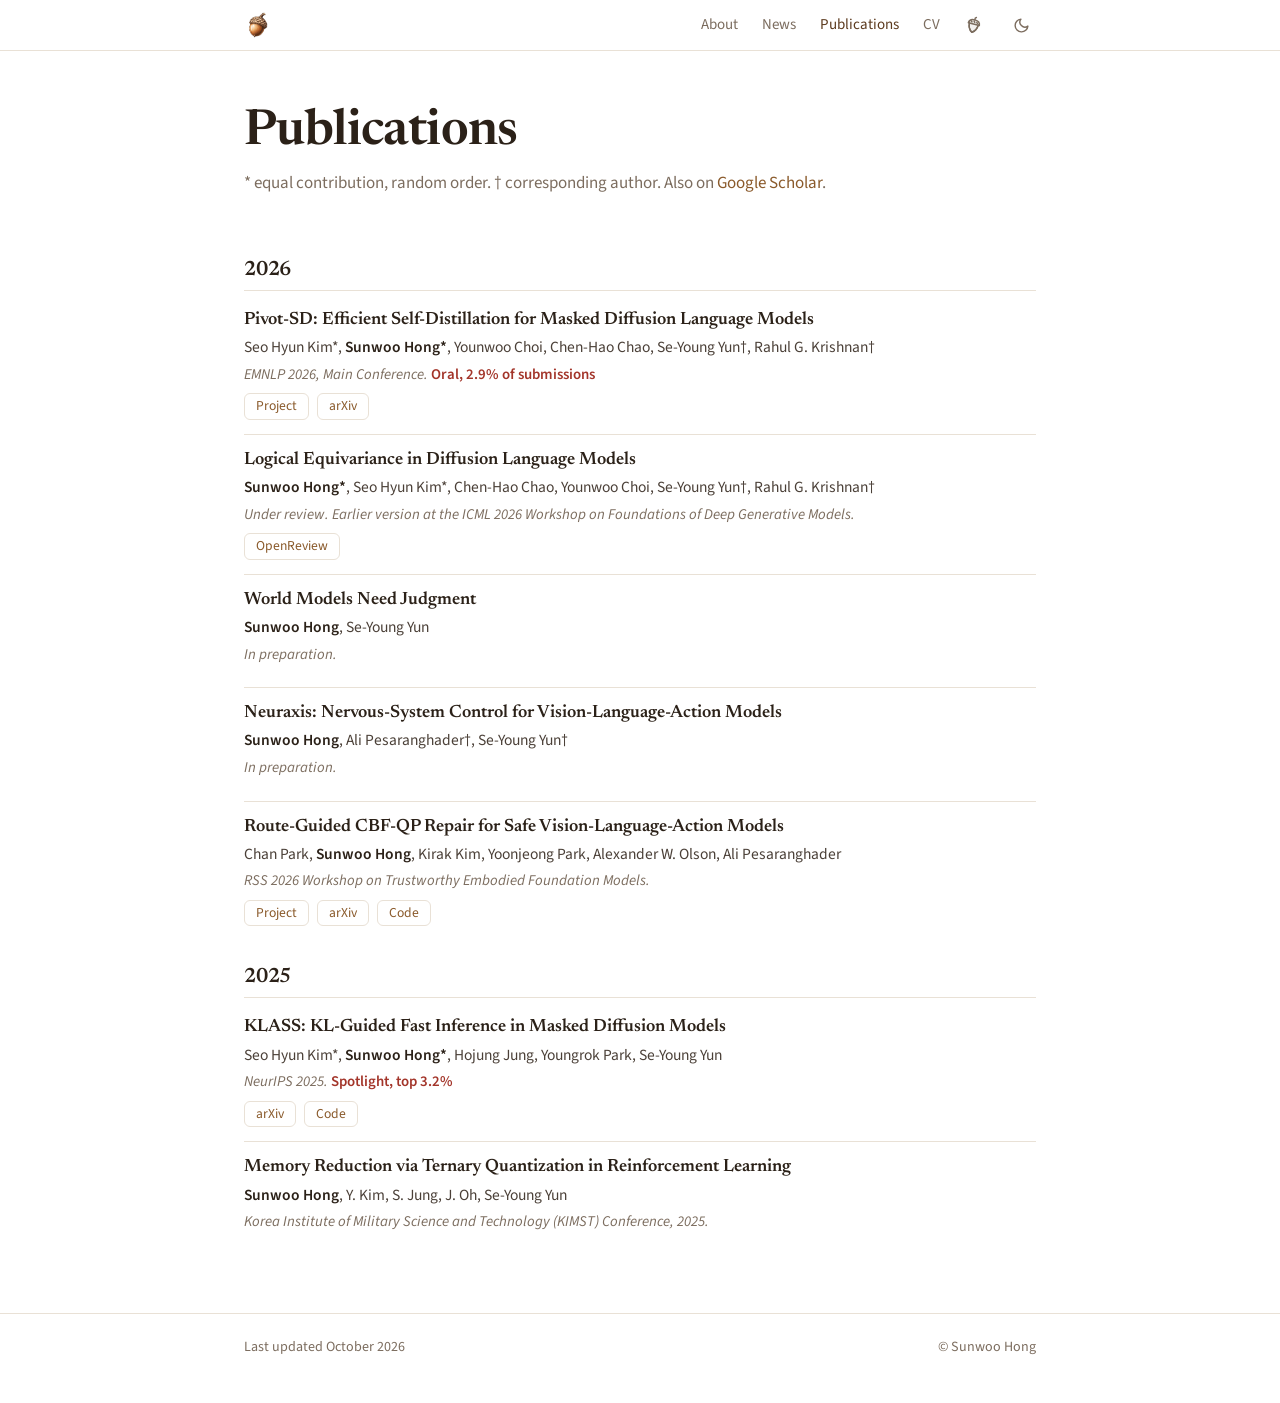
<file: publications.html>
<!DOCTYPE html>
<html lang="en">
<head>
<meta charset="UTF-8" />
<meta name="viewport" content="width=device-width, initial-scale=1" />

<title>Publications — Sunwoo Hong</title>
<meta name="author" content="Sunwoo Hong" />
<meta name="description" content="Full list of publications by Sunwoo Hong." />

<!-- 링크 미리보기 카드 (카카오톡, Slack, X, LinkedIn 등). 이미지는 같은 폴더의 og-image.png -->
<link rel="canonical" href="https://sunwoohong.github.io/publications.html" />
<meta property="og:type" content="website" />
<meta property="og:site_name" content="Sunwoo Hong" />
<meta property="og:title" content="Publications — Sunwoo Hong" />
<meta property="og:description" content="Full list of publications by Sunwoo Hong." />
<meta property="og:url" content="https://sunwoohong.github.io/publications.html" />
<meta property="og:image" content="https://sunwoohong.github.io/og-image.png" />
<meta property="og:image:width" content="1200" />
<meta property="og:image:height" content="630" />
<meta property="og:image:alt" content="Sunwoo Hong, M.S. student in Artificial Intelligence at KAIST: closing the gap between what people do easily and what models still cannot. An illustrated acorn." />
<meta property="og:locale" content="en_US" />
<meta name="twitter:card" content="summary_large_image" />
<meta name="twitter:title" content="Publications — Sunwoo Hong" />
<meta name="twitter:description" content="Full list of publications by Sunwoo Hong." />
<meta name="twitter:image" content="https://sunwoohong.github.io/og-image.png" />

<link rel="icon" type="image/png" href="favicon.png" />
<link rel="preconnect" href="https://fonts.googleapis.com" />
<link rel="preconnect" href="https://fonts.gstatic.com" crossorigin />
<link href="https://fonts.googleapis.com/css2?family=Newsreader:ital,opsz,wght@0,6..72,400;0,6..72,500;0,6..72,600;1,6..72,400&family=Source+Sans+3:ital,wght@0,400;0,600;1,400&display=swap" rel="stylesheet" />
<link rel="stylesheet" href="style.css?v=20261022b" />
<!-- 테마를 화면이 그려지기 전에 적용 (깜빡임 방지).
     직접 고른 테마가 있으면 그것을, 없으면 기기의 라이트/다크 설정을 따릅니다. -->
<script>(function(){var t=null;try{t=localStorage.getItem('theme');}catch(e){}if(t==='dark'||(t!=='light'&&window.matchMedia&&window.matchMedia('(prefers-color-scheme: dark)').matches))document.documentElement.setAttribute('data-theme','dark');})();</script>
</head>
<body>

<!-- ================= NAV ================= -->
<nav class="nav">
  <div class="nav-inner">
    <a href="index.html#top" class="mark" aria-label="Sunwoo Hong, home">
      <img src="favicon.png" alt="" onerror="this.remove()" />
    </a>
    <div class="nav-links">
      <a href="index.html#top">About</a>
      <a href="index.html#news">News</a>
      <a href="index.html#publications" aria-current="page">Publications</a>
      <!-- CV: 컴파일한 PDF를 같은 폴더에 SunwooHong_CV.pdf 로 올리세요 -->
      <a href="SunwooHong_CV.pdf" target="_blank" rel="noopener">CV</a>
      <!-- A tiny, optional squirrel visitor. Shared behavior: acorn.js. -->
      <button type="button" class="acorn-toggle" id="acorn-toggle"
              aria-label="Let the squirrel take or return the acorn" aria-pressed="false"
              title="Let the squirrel take the acorn" data-acorn="home" hidden>
        <svg class="acorn-icon" viewBox="0 0 24 24" fill="none" stroke="currentColor"
             stroke-width="1.65" stroke-linecap="round" stroke-linejoin="round" aria-hidden="true">
        <g transform="rotate(14 12 12)">
          <path d="M6.8 10.4c.2 4.6 1.8 7.4 5.2 9.6 3.4-2.2 5-5 5.2-9.6" fill="currentColor" fill-opacity=".10"/>
          <path d="M6.8 10.4c.2 4.6 1.8 7.4 5.2 9.6 3.4-2.2 5-5 5.2-9.6"/>
          <path d="M5.5 10.4c.2-3.1 2.5-5 6.5-5s6.3 1.9 6.5 5H5.5Z" fill="currentColor" fill-opacity=".16"/>
          <path d="M12 5.4c-.5-1.4-.1-2.5 1-3.1M8.3 7.5l1 1M11.5 7.1l1 1M14.7 7.5l1 1"/>
        </g>
        </svg>
        <svg class="acorn-empty" viewBox="0 0 24 24" fill="none" stroke="currentColor"
             stroke-width="1.4" stroke-linecap="round" aria-hidden="true">
          <ellipse cx="12" cy="17" rx="6" ry="2.6" stroke-dasharray="1.4 3.1"/>
        </svg>
      </button>
      <button type="button" class="theme-toggle" id="theme-toggle" aria-label="Switch to dark theme">
        <svg class="icon-moon" viewBox="0 0 24 24" fill="none" stroke="currentColor" stroke-width="2" stroke-linecap="round" stroke-linejoin="round" aria-hidden="true"><path d="M21 12.8A9 9 0 1 1 11.2 3a7 7 0 0 0 9.8 9.8z"/></svg>
        <svg class="icon-sun" viewBox="0 0 24 24" fill="none" stroke="currentColor" stroke-width="2" stroke-linecap="round" stroke-linejoin="round" aria-hidden="true"><circle cx="12" cy="12" r="4"/><path d="M12 2v2M12 20v2M4.9 4.9l1.4 1.4M17.7 17.7l1.4 1.4M2 12h2M20 12h2M4.9 19.1l1.4-1.4M17.7 6.3l1.4-1.4"/></svg>
      </button>
    </div>
  </div>
</nav>

<main>
  <div class="wrap page-head">
    <h1 class="page-title">Publications</h1>
    <p>* equal contribution, random order. † corresponding author. Also on
      <a href="https://scholar.google.com/citations?user=4PHESKoAAAAJ" target="_blank" rel="noopener">Google Scholar</a>.</p>
  </div>
  <section>
    <div class="wrap">
      <h2 class="plist-year">2026</h2>
      <ul class="plist">
        <li>
          <h3 class="pub-title">Pivot-SD: Efficient Self-Distillation for Masked Diffusion Language Models</h3>
          <p class="pub-authors">Seo Hyun Kim*, <span class="me">Sunwoo Hong*</span>, Younwoo Choi, Chen-Hao Chao, Se-Young Yun†, Rahul G. Krishnan†</p>
          <p class="pub-venue">EMNLP 2026, Main Conference. <span class="tag">Oral, 2.9% of submissions</span></p>
          <div class="pub-links">
            <a href="pivot-sd/">Project</a>
            <a href="https://arxiv.org/abs/2610.03665" target="_blank" rel="noopener">arXiv</a>
          </div>
        </li>
        <li>
          <h3 class="pub-title">Logical Equivariance in Diffusion Language Models</h3>
          <p class="pub-authors"><span class="me">Sunwoo Hong*</span>, Seo Hyun Kim*, Chen-Hao Chao, Younwoo Choi, Se-Young Yun†, Rahul G. Krishnan†</p>
          <p class="pub-venue">Under review. Earlier version at the ICML 2026 Workshop on Foundations of Deep Generative Models.</p>
          <div class="pub-links">
            <a href="https://openreview.net/pdf?id=BC3jb6452Y" target="_blank" rel="noopener">OpenReview</a>
          </div>
        </li>
        <li>
          <h3 class="pub-title">World Models Need Judgment</h3>
          <p class="pub-authors"><span class="me">Sunwoo Hong</span>, Se-Young Yun</p>
          <p class="pub-venue">In preparation.</p>
        </li>
        <li>
          <h3 class="pub-title">Neuraxis: Nervous-System Control for Vision-Language-Action Models</h3>
          <p class="pub-authors"><span class="me">Sunwoo Hong</span>, Ali Pesaranghader†, Se-Young Yun†</p>
          <p class="pub-venue">In preparation.</p>
        </li>
        <li>
          <h3 class="pub-title">Route-Guided CBF-QP Repair for Safe Vision-Language-Action Models</h3>
          <p class="pub-authors">Chan Park, <span class="me">Sunwoo Hong</span>, Kirak Kim, Yoonjeong Park, Alexander W. Olson, Ali Pesaranghader</p>
          <p class="pub-venue">RSS 2026 Workshop on Trustworthy Embodied Foundation Models.</p>
          <div class="pub-links">
            <a href="https://ckck12.github.io/Route-Guied-CBF-QP/" target="_blank" rel="noopener">Project</a>
            <a href="https://arxiv.org/abs/2611.01713" target="_blank" rel="noopener">arXiv</a>
            <a href="https://github.com/Ckck12/Route-Guied-CBF-QP" target="_blank" rel="noopener">Code</a>
          </div>
        </li>
      </ul>

      <h2 class="plist-year">2025</h2>
      <ul class="plist">
        <li>
          <h3 class="pub-title">KLASS: KL-Guided Fast Inference in Masked Diffusion Models</h3>
          <p class="pub-authors">Seo Hyun Kim*, <span class="me">Sunwoo Hong*</span>, Hojung Jung, Youngrok Park, Se-Young Yun</p>
          <p class="pub-venue">NeurIPS 2025. <span class="tag">Spotlight, top 3.2%</span></p>
          <div class="pub-links">
            <a href="https://arxiv.org/abs/2511.05664" target="_blank" rel="noopener">arXiv</a>
            <a href="https://github.com/shkim0116/KLASS" target="_blank" rel="noopener">Code</a>
          </div>
        </li>
        <li>
          <h3 class="pub-title">Memory Reduction via Ternary Quantization in Reinforcement Learning</h3>
          <p class="pub-authors"><span class="me">Sunwoo Hong</span>, Y. Kim, S. Jung, J. Oh, Se-Young Yun</p>
          <p class="pub-venue">Korea Institute of Military Science and Technology (KIMST) Conference, 2025.</p>
        </li>
      </ul>
    </div>
  </section>
</main>

<!-- ================= FOOTER ================= -->
<footer>
  <div class="wrap">
    <span>Last updated October 2026</span>
    <span>© Sunwoo Hong</span>
  </div>
</footer>

<!-- 테마 전환: 버튼으로 고른 테마는 브라우저에 저장되어 다음 방문과 다른 페이지에도 유지됩니다.
     아직 고른 적이 없으면 기기 설정을 따르고, 기기 설정이 바뀌면 바로 따라 바뀝니다. -->
<script>
(function () {
  var root = document.documentElement, btn = document.getElementById('theme-toggle');
  if (!btn) return;
  var system = window.matchMedia ? window.matchMedia('(prefers-color-scheme: dark)') : null;
  function isDark() { return root.getAttribute('data-theme') === 'dark'; }
  function chosen() { try { return localStorage.getItem('theme'); } catch (e) { return null; } }
  function apply(dark) { if (dark) root.setAttribute('data-theme', 'dark'); else root.removeAttribute('data-theme'); label(); }
  function label() { btn.setAttribute('aria-label', isDark() ? 'Switch to light theme' : 'Switch to dark theme'); }
  btn.addEventListener('click', function () {
    var next = isDark() ? 'light' : 'dark';
    apply(next === 'dark');
    try { localStorage.setItem('theme', next); } catch (e) {}
  });
  if (system) {
    var follow = function (event) { if (!chosen()) apply(event.matches); };
    if (system.addEventListener) system.addEventListener('change', follow);
    else if (system.addListener) system.addListener(follow);
  }
  label();
})();
</script>

<!-- No external animation libraries or image assets required. -->
<script src="acorn.js" defer></script>
</body>
</html>
</file>
<file: style.css>
/* ============================================================
   Sunwoo Hong — shared styles for index.html, publications.html, news.html
   ============================================================ */

:root {
  /* ---- 우드 팔레트: 색은 여기서만 바꾸면 됩니다 ---- */
  --paper:  #FFFFFF;   /* 배경 */
  --ink:    #2B2118;   /* 제목 (월넛) */
  --body:   #4B4038;   /* 본문 */
  --muted:  #7C6D5F;   /* 보조 텍스트 */
  --acorn:  #8A5A2B;   /* 링크 / 액센트 (도토리) */
  --cap:    #5C3A1E;   /* 호버 (도토리 깍지) */
  --line:   #E9E1D6;   /* 헤어라인 */
  --husk:   #F7F2EA;   /* 옅은 바탕 (배지, 호버) */
  --leaf:   #55702F;   /* 풀 / 잎 (참나무 잎) */
  --leaf-bg:#EEF2E4;
  --leaf-line:#D5DEC0;
  --honor:  #A3352A;   /* Oral / Spotlight 표기 (벽돌 빨강) */
  --honor-bg:#FBEEEB;
  --honor-line:#F0D3CD;
  --line-strong:#D9CBB8; /* 카드 호버 테두리 */
  --nav-bg: rgba(255,255,255,.9);
  --on-accent:#FFFFFF;   /* 액센트 바탕 위의 글자 */
  --shadow: rgba(92,58,30,.55);
  color-scheme: light;

  --serif: "Newsreader", Georgia, "Times New Roman", serif;
  --sans:  "Source Sans 3", system-ui, -apple-system, "Segoe UI", sans-serif;

  --maxw: 840px;
  --gutter: 24px;
}

/* ---- 어두운 테마: 상단 메뉴의 달 아이콘을 누르면 적용됩니다 ---- */
:root[data-theme="dark"] {
  --paper:  #1C1612;   /* 짙은 월넛 */
  --ink:    #F4ECE1;
  --body:   #D8CCBE;
  --muted:  #A49586;
  --acorn:  #DDA56B;
  --cap:    #F2C690;
  --line:   #3A2F27;
  --husk:   #2A211B;
  --leaf:   #B9CF93;
  --leaf-bg:#262E1F;
  --leaf-line:#3F4B32;
  --honor:  #F0907C;
  --honor-bg:#33201B;
  --honor-line:#58342D;
  --line-strong:#5A4A3D;
  --nav-bg: rgba(28,22,18,.9);
  --on-accent:#1C1612;
  --shadow: rgba(0,0,0,.7);
  color-scheme: dark;
}

* { box-sizing: border-box; }
html { scroll-behavior: smooth; }
[id] { scroll-margin-top: 64px; }   /* 상단 메뉴에 가리지 않도록 */

body {
  margin: 0;
  background: var(--paper);
  color: var(--body);
  font-family: var(--sans);
  font-size: 17px;
  line-height: 1.65;
  -webkit-font-smoothing: antialiased;
}

a {
  color: var(--acorn);
  text-decoration: none;
  border-bottom: 1px solid transparent;
  transition: color .15s ease, border-color .15s ease;
}
a:hover { color: var(--cap); border-bottom-color: var(--cap); }
a:focus-visible { outline: 2px solid var(--acorn); outline-offset: 2px; border-radius: 3px; }

strong { color: var(--ink); font-weight: 600; }
p { margin: 0 0 14px; }

.wrap { max-width: var(--maxw); margin: 0 auto; padding: 0 var(--gutter); }

/* ================= NAV ================= */
.nav {
  position: sticky; top: 0; z-index: 50;
  background: var(--nav-bg);
  backdrop-filter: blur(8px);
  border-bottom: 1px solid var(--line);
}
.nav-inner {
  max-width: var(--maxw); margin: 0 auto; padding: 10px var(--gutter);
  display: flex; align-items: center; justify-content: space-between; gap: 16px;
}
.mark { display: flex; align-items: center; border: 0; }
.mark:hover { border: 0; }
.mark img { width: 26px; height: 26px; display: block; }
.nav-links { display: flex; align-items: center; gap: 24px; margin-left: auto; }
.nav-links a { font-size: .94rem; color: var(--muted); border: 0; }
.nav-links a:hover, .nav-links a[aria-current="page"] { color: var(--cap); border: 0; }

/* 테마 전환 버튼 */
.theme-toggle {
  display: inline-flex; align-items: center; justify-content: center;
  width: 30px; height: 30px; padding: 0; margin-left: -6px;
  background: none; border: 0; border-radius: 50%; cursor: pointer; color: var(--muted);
}
.theme-toggle:hover { color: var(--cap); background: var(--husk); }
.theme-toggle:focus-visible { outline: 2px solid var(--acorn); outline-offset: 2px; }
.theme-toggle svg { width: 17px; height: 17px; display: block; }
.theme-toggle .icon-sun { display: none; }
:root[data-theme="dark"] .theme-toggle .icon-moon { display: none; }
:root[data-theme="dark"] .theme-toggle .icon-sun { display: block; }

/* ================= TOP (이름 · 소개 · 사진) ================= */
.top {
  display: grid;
  grid-template-columns: minmax(0, 1fr) 240px;
  grid-template-areas: "head side" "bio side";
  column-gap: 56px;
  align-items: start;
  padding-top: 64px; padding-bottom: 28px;
}
.top-head { grid-area: head; }
.top-bio  { grid-area: bio; }
.top-side { grid-area: side; }

h1.name, h1.page-title {
  font-family: var(--serif); font-weight: 600;
  font-size: clamp(2.3rem, 6vw, 3.1rem); line-height: 1.05;
  letter-spacing: -.6px; color: var(--ink);
  margin: 0 0 10px;
}
.role { margin: 0 0 24px; font-size: 1.08rem; color: var(--body); }
/* 한 문장 비전: 본문보다 한 단계 크게 */
.top-bio .vision { font-size: 1.24rem; line-height: 1.45; color: var(--ink); margin: 20px 0; }

.portrait {
  width: 100%; aspect-ratio: 4 / 5; object-fit: cover; display: block;
  border-radius: 6px; border: 1px solid var(--line);
  background: var(--husk);
}
.portrait-empty {
  display: flex; align-items: center; justify-content: center;
  font-family: var(--serif); font-size: 3rem; color: var(--acorn);
}
.contact { margin-top: 12px; font-size: .93rem; line-height: 1.55; color: var(--muted); }
.contact p { margin: 0; }
.contact .links { margin-top: 6px; display: flex; flex-wrap: wrap; gap: 2px 14px; }

/* the paper a stepping stone points at */
.pub.is-pointed { box-shadow: inset 3px 0 0 var(--acorn); padding-left: 14px; }

/* ================= SECTIONS ================= */
section { padding: 30px 0; }
h2 {
  font-family: var(--serif); font-weight: 600; color: var(--ink);
  font-size: 1.55rem; letter-spacing: -.2px; line-height: 1.2;
  margin: 0 0 18px; padding-bottom: 8px;
  border-bottom: 1px solid var(--line);
  display: flex; align-items: baseline; justify-content: space-between; gap: 16px;
}
/* [full list] 링크 */
h2 a { font-family: var(--sans); font-size: .9rem; font-weight: 400; letter-spacing: 0; white-space: nowrap; }
.h2-note { font-family: var(--sans); font-size: .85rem; font-weight: 400; font-style: italic; letter-spacing: 0;
           color: var(--muted); opacity: .7; text-align: right; }
.h2-note[hidden] { display: none; }
.h2-title { white-space: nowrap; }
@media (max-width: 700px) { .h2-note { font-size: .78rem; } }

/* ================= NEWS ================= */
.news { margin: 0; padding: 0; list-style: none; }
.news li {
  display: grid; grid-template-columns: 92px minmax(0, 1fr); column-gap: 16px;
  padding: 7px 0;
}
.news time { color: var(--muted); font-size: .93rem; font-variant-numeric: tabular-nums; padding-top: 1px; }

/* ================= AWARDS & SERVICE (index.html) ================= */
.list-group {
  font-family: var(--sans); font-size: .9rem; font-weight: 600;
  color: var(--ink); letter-spacing: 0;
  margin: 18px 0 2px;
}
.list-group:first-of-type { margin-top: 4px; }
#awards .news time { white-space: nowrap; }
@media (max-width: 700px) {
  #awards .news li { grid-template-columns: 88px minmax(0, 1fr); }
}

/* ================= SELECTED PAPERS (index.html) =================
   전체 목록(publications.html)과 같은 목록형. 논문 하나 = article.pub */
.pub-legend { font-size: .9rem; color: var(--muted); margin: -6px 0 6px; }
.pub {
  padding: 16px 0; border-bottom: 1px solid var(--line);
  transition: box-shadow .18s ease, padding-left .18s ease;
}
.pub:last-child { border-bottom: 0; }
.pub-title {
  font-family: var(--serif); font-weight: 600; font-size: 1.12rem;
  color: var(--ink); line-height: 1.3; margin: 0 0 3px;
}
.pub-authors { font-size: .97rem; color: var(--body); margin: 0 0 2px; }
.pub-authors .me, .plist .me { color: var(--ink); font-weight: 600; }
.pub-venue { font-size: .93rem; color: var(--muted); font-style: italic; margin: 0 0 6px; }
.pub-venue .tag { font-style: normal; font-weight: 600; color: var(--honor); }
.pub-desc { font-size: .9rem; color: var(--muted); margin: 0 0 8px; }
.pub-desc:last-child { margin-bottom: 0; }
.pub-links { display: flex; flex-wrap: wrap; gap: 8px; }
.pub-links a {
  font-size: .85rem; color: var(--acorn);
  border: 1px solid var(--line); border-radius: 6px; padding: 1px 11px;
}
.pub-links a:hover { background: var(--acorn); color: var(--on-accent); border-color: var(--acorn); }

/* ================= FULL LISTS (publications.html, news.html) ================= */
.page-head { padding-top: 56px; padding-bottom: 6px; }
.page-head p { color: var(--muted); margin: 0; }
.plist-year {
  font-family: var(--serif); font-weight: 600; color: var(--ink);
  font-size: 1.3rem; margin: 26px 0 4px; padding-bottom: 6px; border-bottom: 1px solid var(--line);
}
.plist { margin: 0; padding: 0; list-style: none; }
.plist li { padding: 14px 0; border-bottom: 1px solid var(--line); }
.plist li:last-child { border-bottom: 0; }
.plist .pub-title { font-size: 1.12rem; margin-bottom: 3px; }
.plist .pub-venue { margin-bottom: 6px; }
.plist .tag { font-style: normal; font-weight: 600; color: var(--honor); }

/* ================= CLOSING THE GAP (index.html) =================
   "Close the gap", drawn: a river, two banks, three stepping stones.
   Under the drawing, each stone is the question it started from. */
:root { --stone-1: #EADBC0; --stone-2: #DAD6CE; --stone-3: #E2E8D2; --water: #8FAAB0; }
:root[data-theme="dark"] { --stone-1: #54422E; --stone-2: #4A4640; --stone-3: #3C4531; --water: #7C999F; }
.gap-lead { margin: 0 0 6px; }
.gap-map { margin: 0; }
.gap-map svg { display: block; width: 100%; max-width: 720px; height: auto; margin: 0 auto; overflow: visible; }
.gm-pool   { fill: var(--water); fill-opacity: .13; stroke: none; }
.gm-bank   { fill: var(--husk); stroke: var(--cap); stroke-width: 1.7; stroke-linejoin: round; }
.gm-strata { fill: none; stroke: var(--line-strong); stroke-width: 1.2; stroke-linecap: round; stroke-linejoin: round; }
.gm-crack  { fill: none; stroke: var(--muted); stroke-width: 1; stroke-linecap: round; stroke-linejoin: round; opacity: .75; }
.gm-hatch  { fill: none; stroke: var(--line-strong); stroke-width: 1.2; stroke-linecap: round; }
.gm-pebble { fill: var(--paper); stroke: var(--muted); stroke-width: .9; opacity: .8; }
.gm-grass, .gm-moss { fill: none; stroke: var(--leaf); stroke-width: 1.4; stroke-linecap: round; }
.gm-water  { fill: none; stroke: var(--water); stroke-width: 1.5; stroke-linecap: round; }
.gm-deep   { stroke-width: 1.2; opacity: .7; }
.gm-ripple { fill: none; stroke: var(--water); stroke-width: 1.1; stroke-linecap: round; opacity: .9; }
.gm-glint  { fill: none; stroke: var(--water); stroke-width: 1; stroke-linecap: round; opacity: .55; }
.gm-route  { fill: none; stroke: var(--muted); stroke-width: 1.4; stroke-linecap: round; stroke-dasharray: 2 6; }
.gm-arrow  { fill: none; stroke: var(--muted); stroke-width: 1.4; stroke-linecap: round; stroke-linejoin: round; }
.gm-stone  { transition: transform .2s ease; }
.gm-rock   { stroke: var(--cap); stroke-width: 1.8; stroke-linejoin: round; }
.gm-rock-1 { fill: var(--stone-1); }
.gm-rock-2 { fill: var(--stone-2); }
.gm-rock-3 { fill: var(--stone-3); fill-opacity: .55; stroke-dasharray: 6 5; }
.gm-facet  { fill: none; stroke: var(--cap); stroke-width: 1; stroke-linecap: round; stroke-linejoin: round; opacity: .45; }
.gm-stone-next .gm-facet { stroke-dasharray: 3 5; opacity: .35; }
.gm-shade  { fill: none; stroke: var(--cap); stroke-width: 1; stroke-linecap: round; opacity: .4; }
.gm-speck  { fill: none; stroke: var(--cap); stroke-width: 1.8; stroke-linecap: round; opacity: .45; }
.gm-stone.is-lit { transform: translateY(-4px); }
.gm-stone.is-lit .gm-rock { stroke: var(--acorn); stroke-width: 2.2; }
.gm-side   { font-family: var(--serif); font-style: italic; font-size: 14px; fill: var(--body); }
.gm-axis   { font-family: var(--sans); font-weight: 600; font-size: 14px; fill: var(--ink); }

.gm-paper  { font-family: var(--sans); font-size: 12px; fill: var(--muted); }
.gap-map a .gm-paper { fill: var(--acorn); cursor: pointer; }
.gap-map a:hover .gm-paper, .gap-map a:focus-visible .gm-paper { fill: var(--cap); text-decoration: underline; }
.gap-map a { outline: none; }
.gm-stone, .gm-label { cursor: pointer; -webkit-tap-highlight-color: transparent; outline: none; }
.gm-stone.is-open { transform: translateY(-4px); }
.gm-stone.is-open .gm-rock { stroke: var(--acorn); stroke-width: 2.2; }
/* 그림 아래 한 자리에 안내 문구와 세 설명을 겹쳐 두고, 고른 것만 보이게 합니다 (높이가 변하지 않습니다) */
.gap-notes { display: grid; justify-items: center; align-items: start; margin-top: 18px; text-align: center; }
.gap-notes > * { grid-area: 1 / 1; max-width: 560px; margin: 0;
                 opacity: 0; visibility: hidden; transition: opacity .18s ease, visibility .18s; }
.gap-hint { color: var(--muted); font-size: .92rem; font-style: italic; align-self: center; }
.gap-notes:not(.has-active) .gap-hint,
.gap-note.is-lit, .gap-note.is-open { opacity: 1; visibility: visible; }
/* 마우스가 올라간 돌이 눌러서 고정한 돌보다 우선합니다 */
.gap-notes:has(.is-lit) .gap-note.is-open:not(.is-lit) { opacity: 0; visibility: hidden; }
.gs-q { font-family: var(--serif); font-style: italic; font-size: 1.18rem; line-height: 1.3; color: var(--ink); margin: 0 0 7px; }
.gs-a { font-size: .95rem; line-height: 1.55; margin: 0; }
.gs-tags { display: none; font-size: .84rem; color: var(--muted); margin: 9px 0 0; }
.gap-invite { margin: 26px 0 0; }
@media (max-width: 700px) {
  /* 작은 화면: 이름표를 키우고 가운데 이름표는 한 줄 내립니다. 논문 이름은 그림에서 숨기고 설명 안에 넣습니다. */
  .gap-map svg { overflow: visible; }
  .gm-axis  { font-size: 23px; }
  .gm-axis-mid { transform: translateY(26px); }
  .gm-side  { font-size: 17.5px; }
  .gm-paper { display: none; }
  .gap-notes { margin-top: 26px; }
  .gs-tags { display: block; }
}

/* ================= FOOTER ================= */
footer {
  border-top: 1px solid var(--line); margin-top: 28px;
  padding: 22px 0 44px; color: var(--muted); font-size: .88rem;
}
footer .wrap { display: flex; justify-content: space-between; flex-wrap: wrap; gap: 10px; }

/* ================= RESPONSIVE ================= */
@media (max-width: 700px) {
  body { font-size: 16px; }
  .top {
    grid-template-columns: minmax(0, 1fr);
    grid-template-areas: "head" "side" "bio";
    padding-top: 40px;
  }
  .role { margin-bottom: 20px; }
  .top-side { margin-bottom: 22px; }
  .portrait { max-width: 220px; }
  .nav-links { gap: 14px; }
  .nav-links a { font-size: .88rem; }
  .news li { grid-template-columns: 78px minmax(0, 1fr); column-gap: 12px; }
  .page-head { padding-top: 36px; }
}
@media (prefers-reduced-motion: reduce) {
  html { scroll-behavior: auto; }
  .pub, a, .gm-stone, .gap-notes > * { transition: none; }
}


/* ================= ACORN & SQUIRREL =================
   A small opt-in visitor. Nothing animates until the acorn is pressed.
   The overlay never receives pointer events or changes the page layout.
   ================================================== */
.acorn-toggle {
  position: relative;
  display: inline-flex; align-items: center; justify-content: center;
  flex: 0 0 30px; width: 30px; height: 30px;
  padding: 0; margin-left: -6px;
  border: 0; border-radius: 50%; background: none;
  color: var(--muted); cursor: pointer;
  -webkit-tap-highlight-color: transparent;
  transition: color .15s ease, background-color .15s ease;
}
.acorn-toggle[hidden], .squirrel-stage[hidden], .squirrel-transfer[hidden] {
  display: none !important;
}
.acorn-toggle:hover { color: var(--cap); background: var(--husk); }
.acorn-toggle:focus-visible {
  outline: 2px solid var(--acorn); outline-offset: 2px;
}
.acorn-toggle svg {
  position: absolute; width: 21px; height: 21px; display: block;
  overflow: visible; pointer-events: none;
}
.acorn-toggle .acorn-icon { opacity: 1; }
.acorn-toggle .acorn-empty { opacity: 0; }
.acorn-toggle[data-acorn="away"] .acorn-icon { opacity: 0; }
.acorn-toggle[data-acorn="away"] .acorn-empty { opacity: .48; }
.acorn-toggle[data-acorn="away"]:hover .acorn-empty,
.acorn-toggle[data-acorn="away"]:focus-visible .acorn-empty { opacity: .9; }
.acorn-toggle.is-busy { cursor: progress; }
.acorn-toggle.just-returned .acorn-icon { animation: acorn-home .42s ease-out; }
@keyframes acorn-home {
  0% { transform: scale(.84); }
  48% { transform: scale(1.12); }
  100% { transform: scale(1); }
}
.squirrel-status {
  position: absolute; width: 1px; height: 1px;
  padding: 0; margin: -1px; overflow: hidden;
  clip: rect(0, 0, 0, 0); clip-path: inset(50%);
  white-space: nowrap; border: 0;
}
.squirrel-stage, .sq-hang {
  /* Sunwoo's squirrel, as a coloured-pencil sketch: a dark-brown outline with a
     faint second pass, warm colour laid a touch off the line, a sage belly and a
     colour-pencil grain. Same colours in both themes, like a sticker on the page. */
  --sq-ink: #3B2B1F;
  --sq-paper: #FFFFFF;
  --sq-wash: #B98250;
  --sq-wash-o: .82;
  --sq-belly: #D9D8B6;
  --sq-blush: #9E4B26;
  --sq-blush-o: .2;
  --sq-tex: #6B4428;
  --sq-tex-o: .22;
  --sq-nut: #E2B57E;
  --sq-nut-cap: #7A4C28;
  --sq-scarf: var(--leaf);
}
.squirrel-stage {
  position: fixed; inset: 0; z-index: 70;
  overflow: hidden; contain: layout style paint;
  pointer-events: none !important;
  user-select: none; -webkit-user-select: none;
  color: var(--acorn);
}
:root[data-theme="dark"] .squirrel-stage,
:root[data-theme="dark"] .sq-hang {
  --sq-ink: #2A1D13;
  --sq-paper: #F4ECE1;
  --sq-wash: #C08A55;
  --sq-wash-o: .88;
  --sq-belly: #D4D3AF;
  --sq-blush-o: .22;
  --sq-tex: #5C3A1E;
  --sq-tex-o: .22;
}
.squirrel-stage * { pointer-events: none !important; }
/* Only the squirrel itself and its hint slip take clicks; the rest of the
   overlay lets every click through to the page. */
.squirrel-stage > .squirrel-actor,
.squirrel-stage .sq-bubble,
.squirrel-stage .sq-fortune-slip,
.squirrel-stage .sq-fortune-slip * { pointer-events: auto !important; }
.squirrel-actor {
  position: absolute; top: 0; left: 0;
  width: 88px; height: 71.5px;
  display: block; margin: 0; padding: 0; border: 0; background: none;
  font: inherit; color: inherit; cursor: pointer;
  -webkit-appearance: none; appearance: none;
  -webkit-tap-highlight-color: transparent;
  transform-origin: 50% 58%;
  will-change: transform;
}
.squirrel-actor:focus { outline: none; }
.squirrel-actor:focus-visible { outline: 2px dashed var(--acorn); outline-offset: 2px; border-radius: 40%; }
.squirrel-actor.is-presenting:focus-visible { outline: none; }
.squirrel-facing { display: block; width: 100%; height: 100%; }
/* "click me!": a comic speech bubble beside the squirrel's head. It sits on the side
   the squirrel faces, so it never leaves the top of the screen, and is not mirrored. */
.sq-bubble {
  position: absolute; top: -2px; left: calc(100% - 6px);
  padding: 4px 10px 5px; white-space: nowrap;
  font-family: var(--serif); font-style: italic; font-weight: 600; font-size: 14px; line-height: 1.2;
  color: var(--sq-ink); background: var(--sq-paper);
  border: 1.6px solid var(--sq-ink); border-radius: 14px 14px 14px 4px;
  box-shadow: 2px 2px 0 rgba(59, 43, 31, .18);
  opacity: 0; visibility: hidden; transform: scale(.4) rotate(-8deg); transform-origin: 0 100%;
  transition: opacity .16s ease, transform .22s cubic-bezier(.3, 1.6, .5, 1), visibility .16s;
}
/* the little tail pointing back at the squirrel */
.sq-bubble::after {
  content: ""; position: absolute; left: -6px; bottom: 3px; width: 9px; height: 9px;
  background: var(--sq-paper);
  border-left: 1.6px solid var(--sq-ink); border-bottom: 1.6px solid var(--sq-ink);
  transform: skewX(-28deg) rotate(18deg); border-bottom-left-radius: 2px;
}
.squirrel-actor.faces-left .sq-bubble {
  left: auto; right: calc(100% - 6px); border-radius: 14px 14px 4px 14px; transform-origin: 100% 100%;
  transform: scale(.4) rotate(8deg);
}
.squirrel-actor.faces-left .sq-bubble::after {
  left: auto; right: -6px; border-left: 0; border-right: 1.6px solid var(--sq-ink);
  transform: skewX(28deg) rotate(-18deg); border-bottom-left-radius: 0; border-bottom-right-radius: 2px;
}
.squirrel-actor.is-calling .sq-bubble { opacity: 1; visibility: visible; transform: rotate(-4deg); }
.squirrel-actor.is-calling.faces-left .sq-bubble { transform: rotate(4deg); }
.squirrel-art { display: block; width: 100%; height: 100%; overflow: visible; }

/* Drawing layers */
.squirrel-art .sq-paper { fill: var(--sq-paper); }
.squirrel-art .sq-wash { fill: var(--sq-wash); opacity: var(--sq-wash-o); transform: translate(1px, .8px); }
/* traced ink lines, plus a faint second pass a hair off, like a pencil going over a line twice */
.squirrel-art .sq-ink { fill: var(--sq-ink); }
.squirrel-art .sq-ink-ghost { opacity: .28; transform: translate(.8px, -.6px); }
.squirrel-art .sq-belly { fill: var(--sq-belly); }
.squirrel-art .sq-blush { fill: var(--sq-blush); opacity: var(--sq-blush-o); }
.squirrel-art .sq-shade { fill: var(--sq-ink); opacity: .2; }
.squirrel-art .sq-scarf-wash { fill: var(--sq-scarf); opacity: .5; }
.squirrel-art .sq-line, .squirrel-art .sq-fine, .squirrel-art .sq-mark,
.squirrel-art .sq-hatch, .squirrel-art .sq-texture, .squirrel-art .sq-ghost,
.squirrel-art .sq-whisker, .squirrel-art .sq-ground {
  fill: none; stroke: var(--sq-ink);
  stroke-linecap: round; stroke-linejoin: round;
}
.squirrel-art .sq-line { stroke-width: 1.25; }
.squirrel-art .sq-thin { stroke-width: 1.05; }
.squirrel-art .sq-fine { stroke-width: .9; }
.squirrel-art .sq-mark { stroke-width: 1.35; }
.squirrel-art .sq-faint { opacity: .4; }
.squirrel-art .sq-texture { stroke: var(--sq-tex); stroke-width: .55; opacity: var(--sq-tex-o); }
.squirrel-art .sq-hatch { stroke-width: .6; opacity: .22; }
.squirrel-art .sq-ghost { stroke-width: .8; opacity: .18; }
.squirrel-art .sq-whisker { stroke-width: .5; opacity: .4; }
.squirrel-art .sq-ground { stroke-width: .9; opacity: .25; }
.squirrel-art .sq-ink-fill { fill: var(--sq-ink); }
.squirrel-art .sq-glint { fill: #FFFFFF; }
.sq-nut-body { fill: var(--sq-nut); stroke: none; }
.sq-nut-cap { fill: var(--sq-nut-cap); stroke: none; }
.squirrel-art .sq-held-icon { color: var(--sq-ink); }

/* Rig: pivots for each moving part */
.sq-tail { transform-origin: 59px 82px; }
.sq-head { transform-origin: 77px 45px; }
.sq-hind-near { transform-origin: 75px 96.5px; }
.sq-hind-far { transform-origin: 89.6px 87.6px; }
.sq-arm { transform-origin: 91px 52px; }
.sq-eye { transform-origin: 84px 36px; }
.sq-scarf-end { transform-origin: 68px 48px; }

/* Poses. It sits with both front paws up at its chest; it hops on its hind feet
   when it runs; reaching, one paw goes up to the button; carrying, the acorn sits
   between its paws. */
.sq-reach, .sq-carried-acorn, .sq-scarf, .sq-exclaim, .sq-zzz, .sq-yawn { opacity: 0; }
.squirrel-actor.is-winter .sq-scarf { opacity: 1; }
.squirrel-actor.is-carrying .sq-carried-acorn { opacity: 1; }
.squirrel-actor.is-reaching .sq-reach { opacity: 1; }
.squirrel-actor.is-reaching .sq-arm { opacity: 0; }
.squirrel-actor.is-reaching .sq-head { transform: rotate(-20deg); }
.squirrel-actor.is-peeking .sq-ground { opacity: 0; }

.squirrel-actor.is-running .sq-hind-near,
.squirrel-actor.is-running .sq-front-far { animation: squirrel-stride .24s ease-in-out infinite; }
.squirrel-actor.is-running .sq-front-near,
.squirrel-actor.is-running .sq-hind-far { animation: squirrel-stride .24s ease-in-out -.12s infinite; }
.squirrel-actor.is-running .sq-tail { animation: squirrel-tail .46s ease-in-out infinite; }
.squirrel-actor.is-running .sq-scarf-end { animation: squirrel-tail .3s ease-in-out infinite; }
.squirrel-actor.is-sniffing .sq-head { animation: squirrel-sniff .38s ease-in-out infinite; }
.squirrel-actor.is-sniffing .sq-tail { animation: squirrel-tail .76s ease-in-out infinite; }
.squirrel-actor.is-sniffing .sq-eye { animation: squirrel-blink .75s ease-in-out; }

/* Easter egg poses: startled, hurrying, yawning */
.squirrel-actor.is-startled .sq-exclaim { opacity: 1; animation: squirrel-pop .28s ease-out; transform-origin: 103px 2px; }
.squirrel-actor.is-startled .squirrel-art { animation: squirrel-jolt .3s ease-out; }
.squirrel-actor.is-hurrying.is-running .sq-hind-near,
.squirrel-actor.is-hurrying.is-running .sq-front-far { animation-duration: .14s; }
.squirrel-actor.is-hurrying.is-running .sq-front-near,
.squirrel-actor.is-hurrying.is-running .sq-hind-far { animation-duration: .14s; animation-delay: -.07s; }
.squirrel-actor.is-yawning .sq-head { transform: rotate(-7deg); }
.squirrel-actor.is-yawning .sq-eye { transform: scaleY(.25); }
.squirrel-actor.is-yawning .sq-mouth { opacity: 0; }
.squirrel-actor.is-yawning .sq-yawn { opacity: 1; }
.squirrel-actor.is-yawning .sq-zzz { opacity: 1; animation: squirrel-zzz .95s ease-out both; }

/* Hovered: it stops and looks up, the cue that it can be clicked. */
.squirrel-actor.is-frozen * { animation-play-state: paused !important; }
.squirrel-actor.is-noticing .sq-head { transform: rotate(-9deg); transition: transform .15s ease-out; }
/* Presenting a hint: sitting up, both paws around the acorn. */
.squirrel-actor.is-presenting .sq-reach,
.squirrel-actor.is-presenting .sq-carried-acorn { opacity: 0 !important; }
.squirrel-actor.is-presenting .sq-arm { opacity: 1 !important; }
.squirrel-actor.is-presenting .sq-hind-near,
.squirrel-actor.is-presenting .sq-hind-far,
.squirrel-actor.is-presenting .sq-tail { animation: none !important; transform: none; }
.squirrel-actor.is-presenting .sq-head { animation: none !important; transform: rotate(-8deg); }

@keyframes squirrel-stride {
  0%, 100% { transform: rotate(-23deg); }
  50% { transform: rotate(25deg); }
}
@keyframes squirrel-tail {
  0%, 100% { transform: rotate(-4deg); }
  50% { transform: rotate(7deg); }
}
@keyframes squirrel-sniff {
  0%, 100% { transform: rotate(0); }
  50% { transform: rotate(-8deg) translateY(-1px); }
}
@keyframes squirrel-blink {
  0%, 40%, 60%, 100% { transform: scaleY(1); }
  50% { transform: scaleY(.12); }
}
@keyframes squirrel-pop {
  0% { transform: scale(.4); }
  70% { transform: scale(1.15); }
  100% { transform: scale(1); }
}
@keyframes squirrel-jolt {
  0%, 100% { transform: translateY(0); }
  35% { transform: translateY(-7px); }
}
@keyframes squirrel-zzz {
  0% { transform: translate(0, 4px); opacity: 0; }
  30% { opacity: 1; }
  100% { transform: translate(3px, -6px); opacity: .85; }
}
.squirrel-transfer {
  position: absolute; top: 0; left: 0;
  width: 19px; height: 19px;
  will-change: transform;
}
.squirrel-transfer svg { width: 100%; height: 100%; display: block; overflow: visible; }

/* The acorn fortune: the cap pops off and a paper slip unrolls with a hint. */
.sq-fortune-nut {
  position: absolute; width: 30px; height: 30px;
  color: var(--sq-ink);
  transform: scale(.4); opacity: 0;
  transition: transform .18s ease-in, opacity .15s ease-in;
}
.sq-fortune-nut.is-open {
  transform: scale(1); opacity: 1;
  transition: transform .26s cubic-bezier(.3, 1.5, .5, 1), opacity .12s ease-out;
}
.sq-fortune-nut svg { position: absolute; inset: 0; width: 100%; height: 100%; overflow: visible; }
.sq-fortune-nut .nut-cap { transform-origin: 50% 40%; transition: transform .2s ease-in; }
.sq-fortune-nut.is-open .nut-cap {
  transform: translate(var(--cap-x, 10px), -13px) rotate(var(--cap-r, 42deg));
  transition: transform .32s cubic-bezier(.3, 1.6, .5, 1) .16s;
}
.sq-fortune-slip {
  position: absolute; left: 0; top: 0; box-sizing: border-box;
  width: min(260px, calc(100vw - 24px));
  padding: 12px 15px 10px;
  background: var(--paper); color: var(--body);
  border: 1px solid var(--line-strong); border-radius: 3px;
  box-shadow: 0 12px 26px -18px var(--shadow);
  font: 15px/1.45 var(--serif);
  transform: rotate(-1.4deg);
  clip-path: inset(100% 0 0 0);
  transition: clip-path .22s ease-in;
}
.sq-fortune-slip[data-side="below"] { clip-path: inset(0 0 100% 0); transform: rotate(1.2deg); }
.sq-fortune-slip.is-open {
  clip-path: inset(0 0 0 0);
  transition: clip-path .46s cubic-bezier(.2, .8, .2, 1) .34s;
}
.sq-fortune-text { margin: 0 0 4px; color: var(--ink); }
.sq-fortune-note { margin: 0 0 6px; font: italic 13px/1.4 var(--serif); color: var(--muted); }
.sq-fortune-check {
  display: inline-block; width: 14px; height: 14px; margin: 0 5px 0 0; vertical-align: -1px;
  fill: none; stroke: var(--leaf); stroke-width: 2; stroke-linecap: round; stroke-linejoin: round;
}
.sq-fortune-foot { display: flex; align-items: center; justify-content: space-between; gap: 4px; margin: 0 -9px -6px; }
.sq-fortune-count { margin: 0 auto; font: 12px/1.3 var(--sans); color: var(--muted); }
.sq-fortune-turn {
  display: inline-flex; align-items: center; justify-content: center;
  flex: 0 0 32px; width: 32px; height: 32px; padding: 0; margin: 0;
  border: 0; border-radius: 50%; background: none; color: var(--muted); cursor: pointer;
  -webkit-tap-highlight-color: transparent;
}
.sq-fortune-turn[hidden] { display: inline-flex !important; visibility: hidden; }
.sq-fortune-turn:hover { color: var(--cap); background: var(--husk); }
.sq-fortune-turn:focus-visible { outline: 2px solid var(--acorn); outline-offset: 1px; }
.sq-fortune-turn svg { width: 15px; height: 15px; fill: none; stroke: currentColor; stroke-width: 1.6; stroke-linecap: round; stroke-linejoin: round; }
.sq-fortune-slip kbd {
  display: inline-block; min-width: 1.4em; text-align: center;
  font: 600 12px/1.5 var(--sans); color: var(--ink);
  background: var(--husk); border: 1px solid var(--line-strong); border-bottom-width: 2px;
  border-radius: 4px; padding: 0 5px; margin: 0 1px; vertical-align: 1px;
}

/* First-visit nudge: the squirrel hangs upside down from under the menu, right
   below the acorn, and the acorn wobbles. Shown once per browser. */
.sq-hang { position: fixed; z-index: 49; overflow: hidden; pointer-events: none; }
.sq-hang-body {
  position: absolute; inset: 0; transform-origin: 50% 0;
  animation: sq-hang 2.9s cubic-bezier(.3, .7, .3, 1) both;
}
.sq-hang-body svg { display: block; width: 100%; height: 100%; overflow: visible; transform: scaleY(-1); }
.sq-hang .sq-eye { animation: squirrel-blink .5s ease-in-out 1.35s; }
/* only the head peeks out: the tail and the ground stay out of the picture */
.sq-hang .sq-tail, .sq-hang .sq-ground { display: none; }
@keyframes sq-hang {
  0% { transform: translateY(-100%); }
  17% { transform: translateY(-46%) rotate(0); }
  29% { transform: translateY(-50%) rotate(5deg); }
  45% { transform: translateY(-48%) rotate(-4deg); }
  60% { transform: translateY(-49%) rotate(2deg); }
  80% { transform: translateY(-49%) rotate(0); }
  100% { transform: translateY(-100%); }
}
.acorn-toggle.is-nudged .acorn-icon { animation: acorn-nudge .85s ease-in-out; transform-origin: 50% 80%; }
@keyframes acorn-nudge {
  0%, 100% { transform: rotate(0); }
  18% { transform: rotate(-15deg); }
  42% { transform: rotate(12deg); }
  64% { transform: rotate(-7deg); }
  82% { transform: rotate(3deg); }
}

/* The oak's reward: the proverb on a little slip, once, when it is fully grown. */
.oak-proverb {
  position: fixed; z-index: 60; pointer-events: none;
  padding: 7px 13px; white-space: nowrap;
  background: var(--paper); color: var(--ink);
  border: 1px solid var(--line-strong); border-radius: 3px;
  box-shadow: 0 10px 22px -16px var(--shadow);
  font: italic 15px/1.35 var(--serif);
  transform: rotate(-1.2deg);
  clip-path: inset(0 0 100% 0);
  transition: clip-path .22s ease-in;
}
.oak-proverb.is-open { clip-path: inset(0 0 0 0); transition: clip-path .5s cubic-bezier(.2, .8, .2, 1); }

/* The acorn shower */
.sq-falling { position: absolute; left: 0; top: 0; color: var(--sq-ink); will-change: transform; }
.sq-falling svg { display: block; width: 100%; height: 100%; overflow: visible; transition: transform .22s ease-in, opacity .22s ease-in; }
.sq-falling.is-gathered svg { transform: translateY(-10px) scale(.2); opacity: 0; }

/* Easter egg: the heading, denoised. Masks are drawn as pencil hatching. */
.sq-tok { transition: color .6s ease; }
.sq-tok.is-masked {
  color: transparent;
  background: repeating-linear-gradient(-55deg, var(--muted) 0 1px, transparent 1px 4px)
    center 62% / 74% .58em no-repeat;
}
.sq-tok.is-fresh { color: var(--acorn); transition: none; }

/* Easter egg: an oak that grows in the menu, next to About, after round trips. */
.oak {
  display: inline-flex; align-items: center; justify-content: center;
  flex: 0 0 20px; width: 20px; height: 20px;
  margin: 0; padding: 0; border: 0; background: none;
  color: var(--muted); cursor: pointer;
  -webkit-tap-highlight-color: transparent;
}
.oak:focus-visible { outline: 2px solid var(--acorn); outline-offset: 2px; border-radius: 3px; }
.oak svg { display: block; width: 100%; height: 100%; overflow: visible; transform-origin: 50% 88%; }
.oak:hover { color: var(--cap); }
.oak .oak-leaf { fill: var(--leaf); fill-opacity: .28; stroke: var(--leaf); }
.oak .oak-ground { opacity: .5; }
.oak.is-growing svg { animation: oak-grow 1.2s cubic-bezier(.2, .8, .25, 1) both; }
.oak.is-wiggling svg { animation: oak-wiggle .5s ease-in-out; }
.oak.is-wilting svg { animation: oak-wilt .9s ease-in forwards; }
@keyframes oak-wilt {
  0% { transform: rotate(0) scale(1); opacity: 1; }
  40% { transform: rotate(-14deg) scale(.9, .8); opacity: .8; }
  100% { transform: rotate(-20deg) scale(.2, 0); opacity: 0; }
}
@keyframes oak-wiggle {
  0%, 100% { transform: rotate(0); }
  25% { transform: rotate(-8deg); }
  60% { transform: rotate(6deg); }
}
@keyframes oak-grow {
  0% { transform: scale(.15, 0); opacity: 0; }
  55% { transform: scale(1.04, 1.08) rotate(-3deg); opacity: 1; }
  80% { transform: scale(1) rotate(2deg); }
  100% { transform: scale(1) rotate(0); }
}

/* Keep the additional control on one row, including 320px-wide phones. */
.nav-links { flex-shrink: 0; }
.theme-toggle { flex-shrink: 0; }
@media (max-width: 420px) {
  .nav-inner { gap: 8px; padding-left: 14px; padding-right: 14px; }
  .nav-links { gap: 8px; }
  .nav-links a { font-size: .84rem; }
  .mark img { width: 22px; height: 22px; }
  .acorn-toggle, .theme-toggle { width: 28px; flex-basis: 28px; margin-left: 0; }
}
/* The smallest phones, once an oak has grown in the menu: a little tighter. */
@media (max-width: 360px) {
  .nav-inner { padding-left: 10px; padding-right: 10px; gap: 6px; }
  .nav-links { gap: 6px; }
  .nav-links a { font-size: .8rem; }
  .oak { flex-basis: 16px; width: 16px; height: 18px; }
  .acorn-toggle, .theme-toggle { width: 26px; flex-basis: 26px; }
}
@media (prefers-reduced-motion: reduce) {
  .acorn-toggle, .squirrel-stage * { transition: none !important; animation: none !important; }
  .acorn-toggle.just-returned .acorn-icon { animation: none; }
  .sq-tok, .oak svg, .sq-fortune-nut, .sq-fortune-nut .nut-cap, .sq-fortune-slip, .sq-falling svg, .oak-proverb {
    transition: none !important; animation: none !important;
  }
}
</file>
